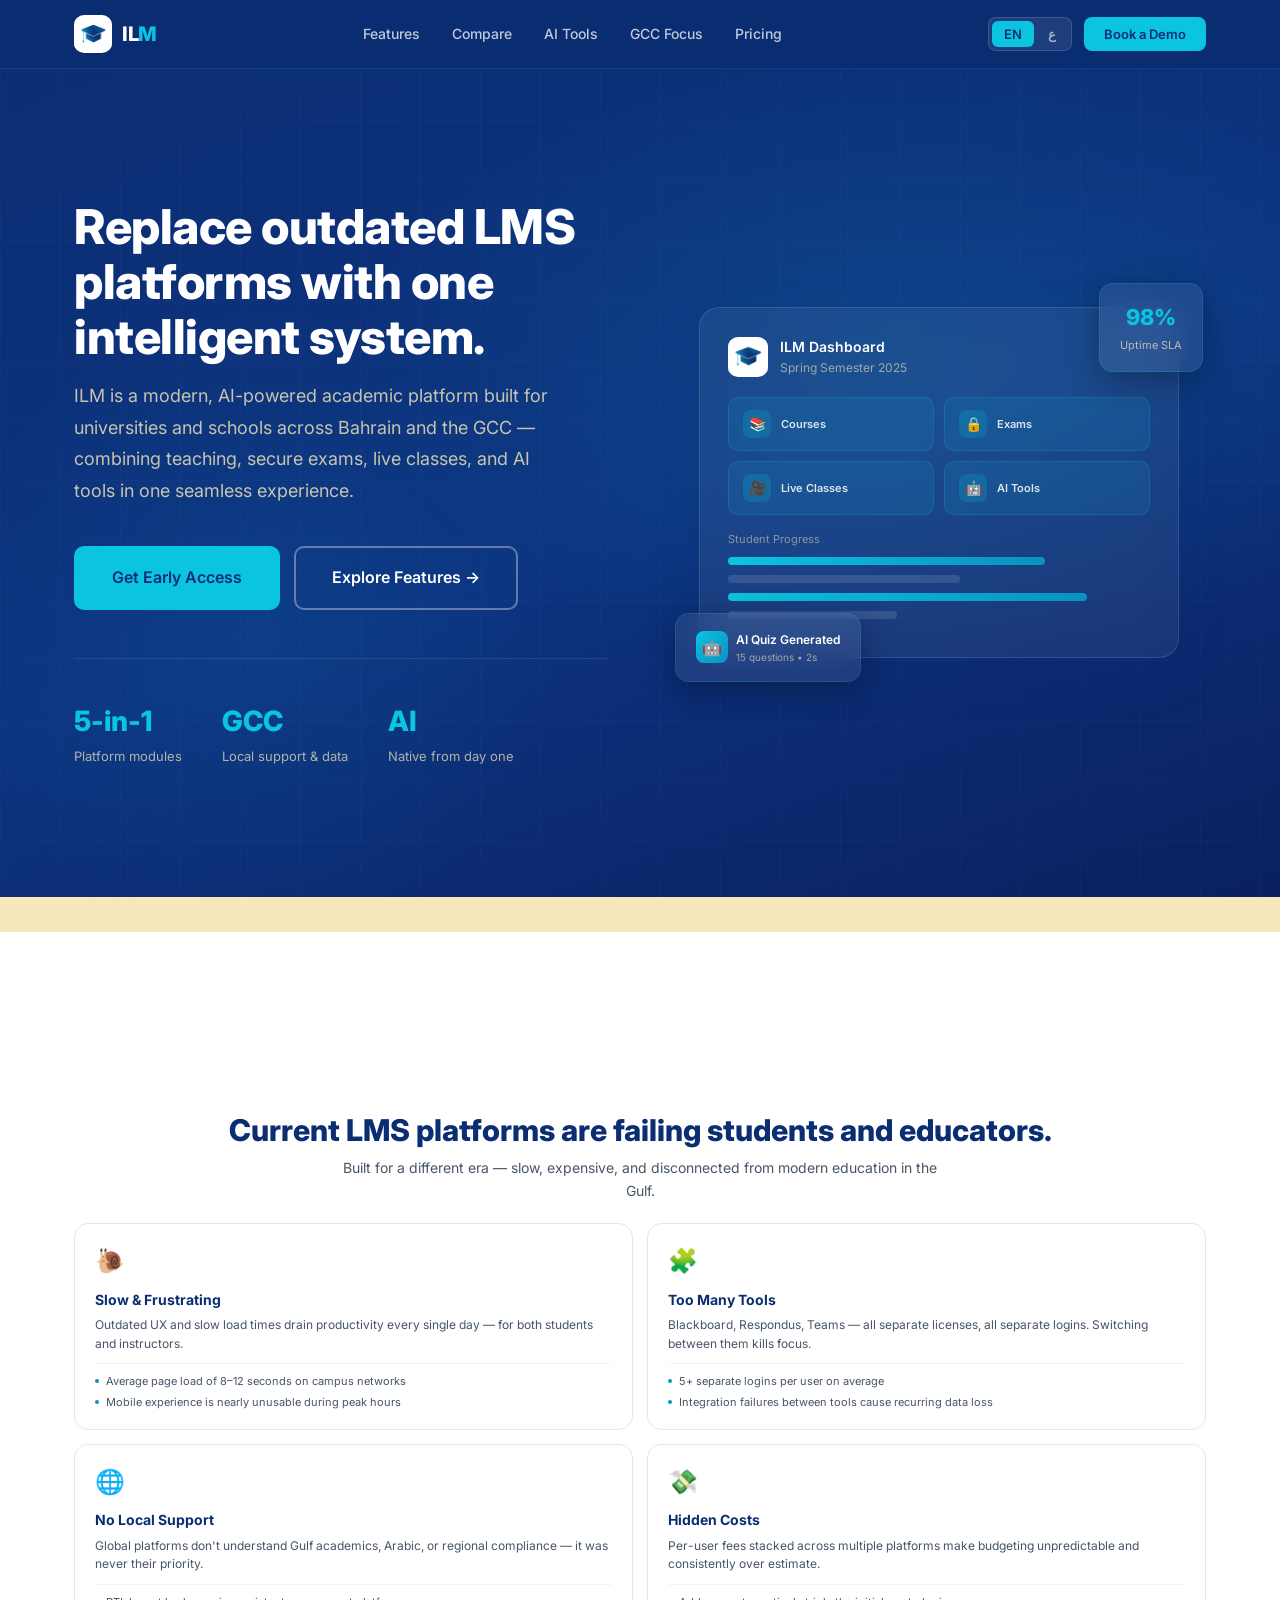
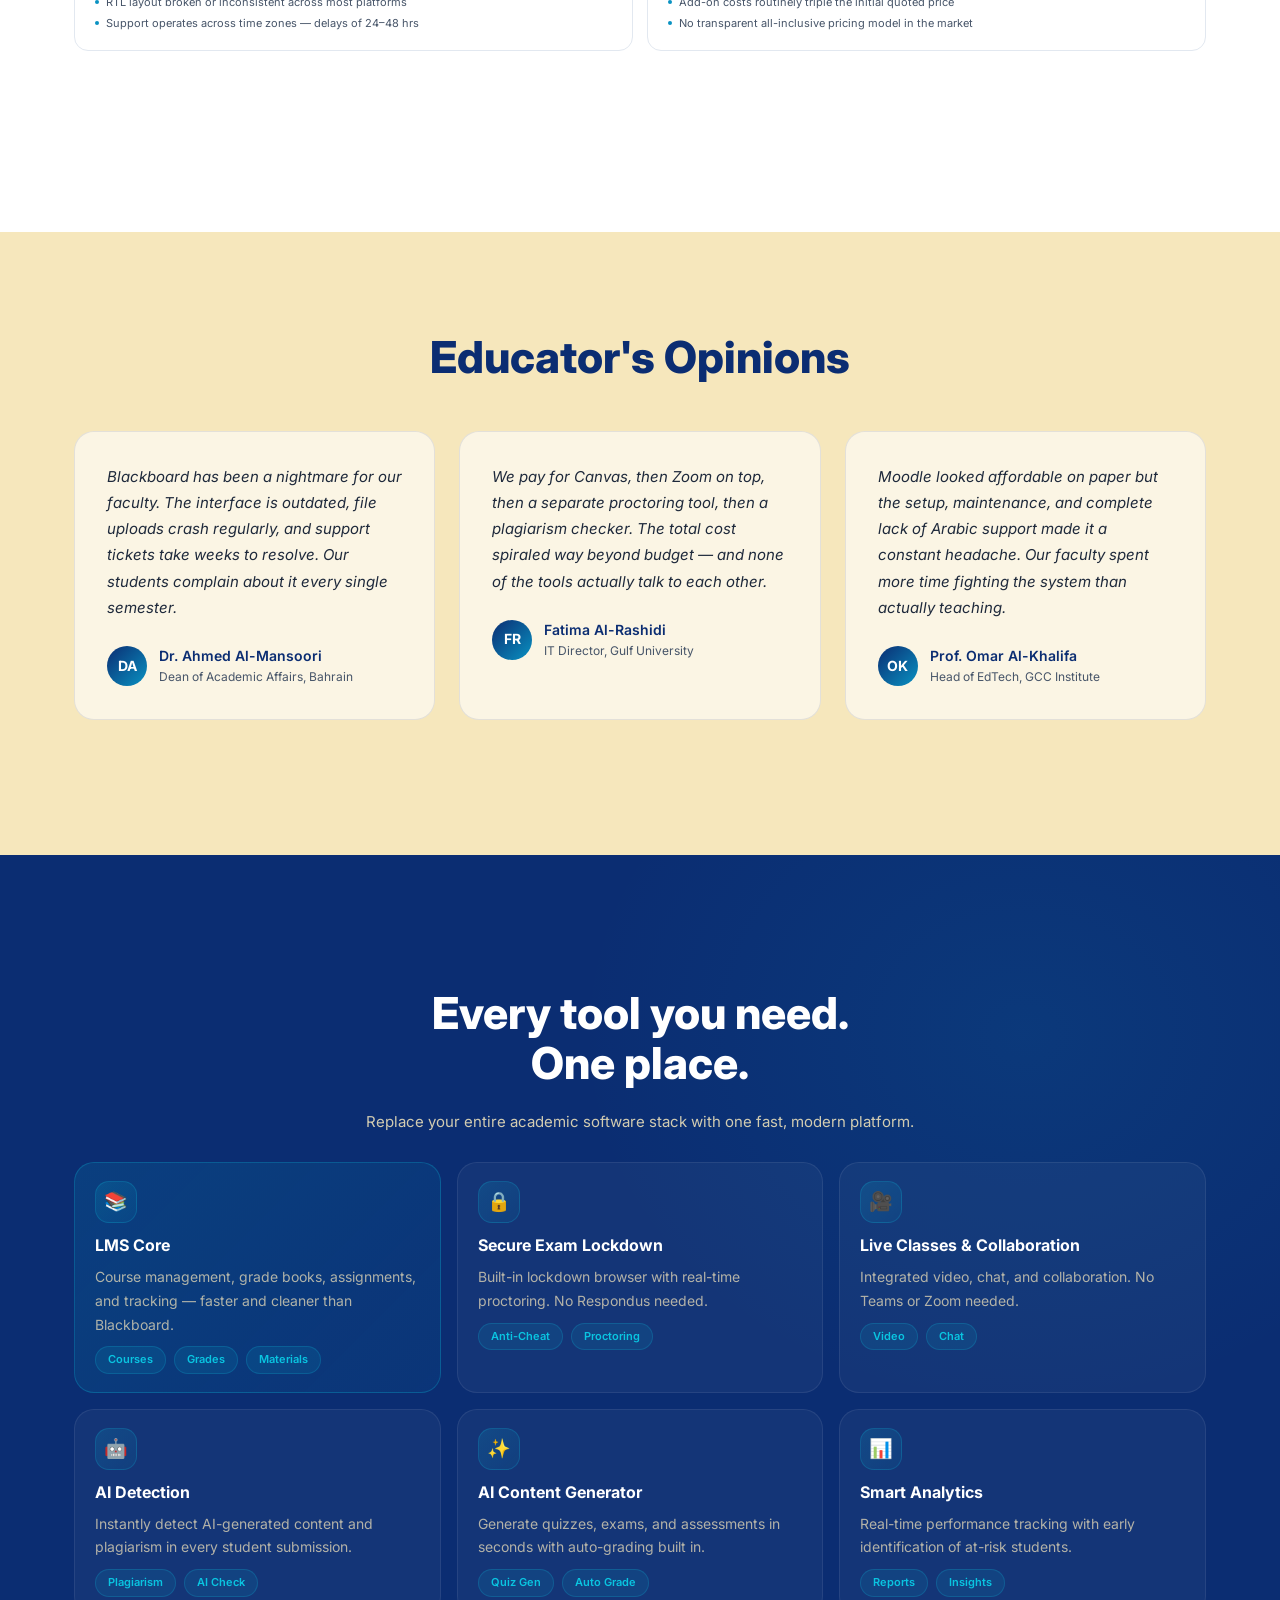
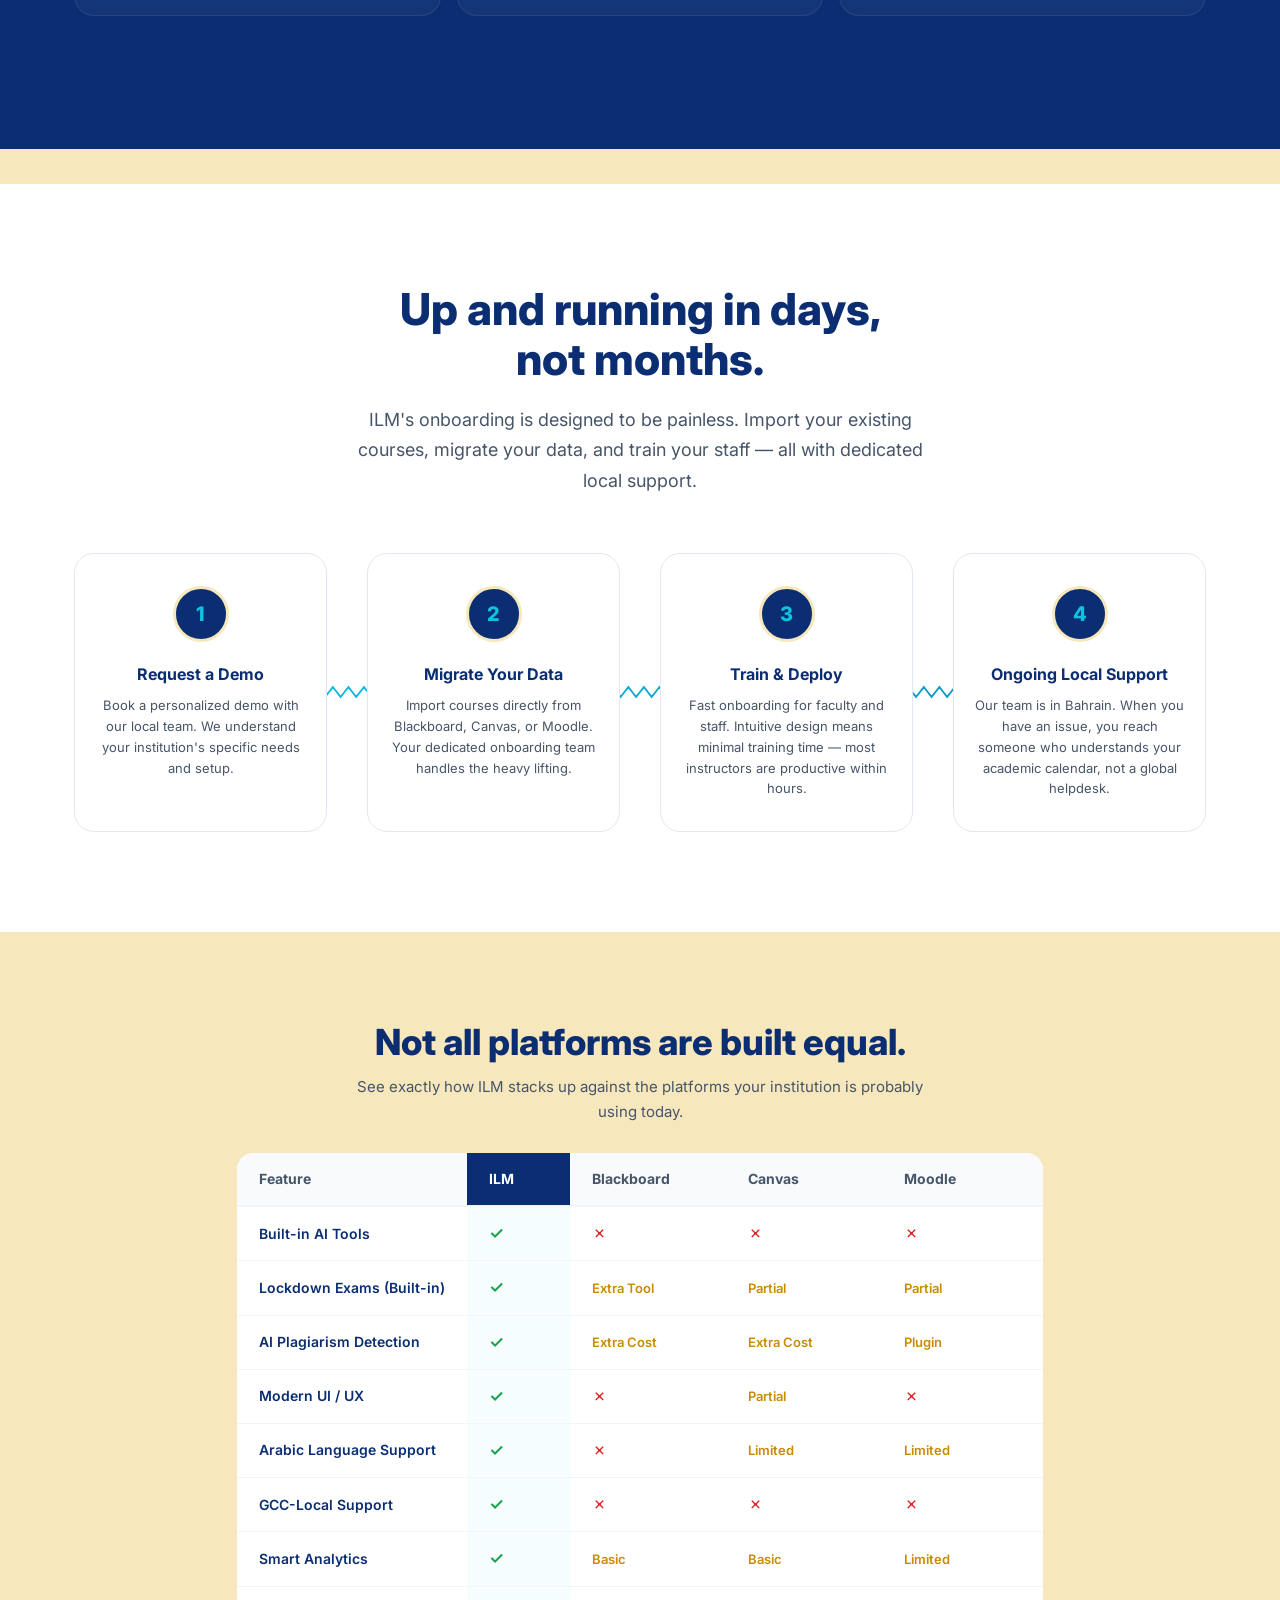
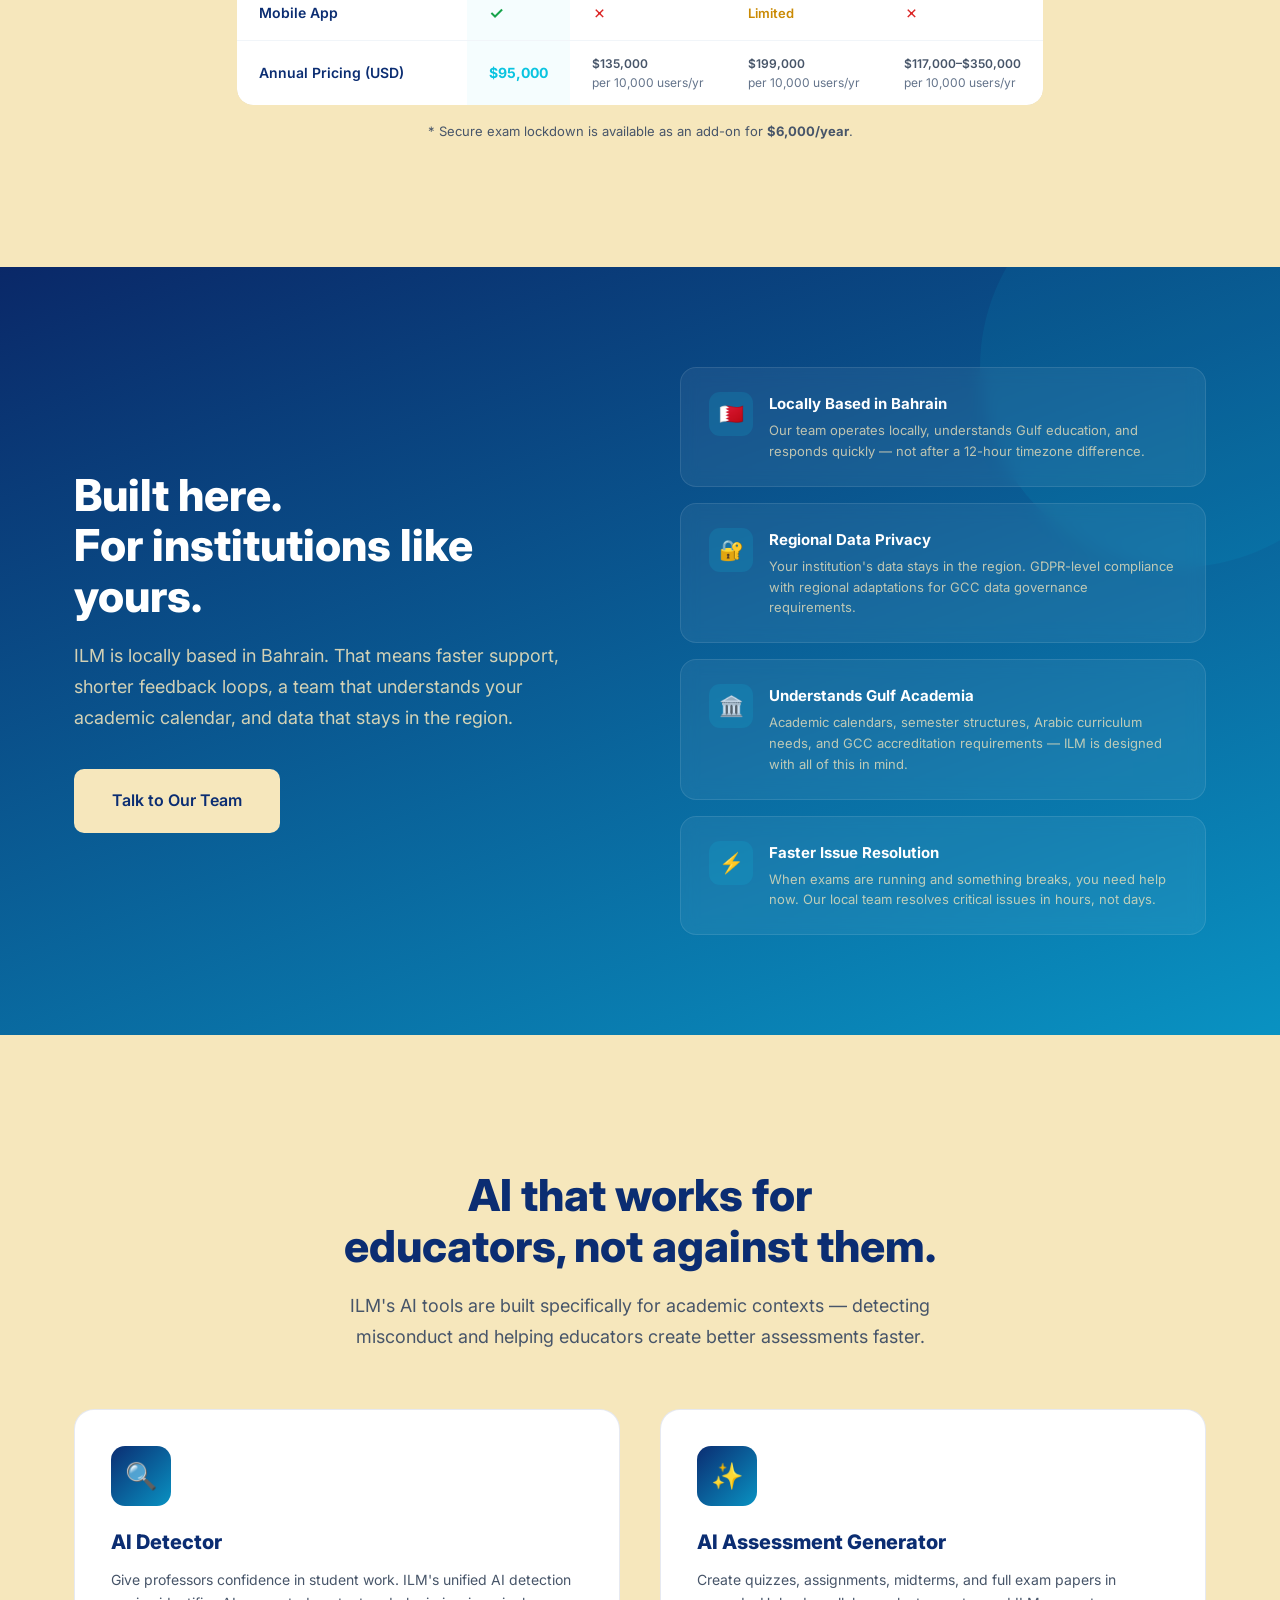
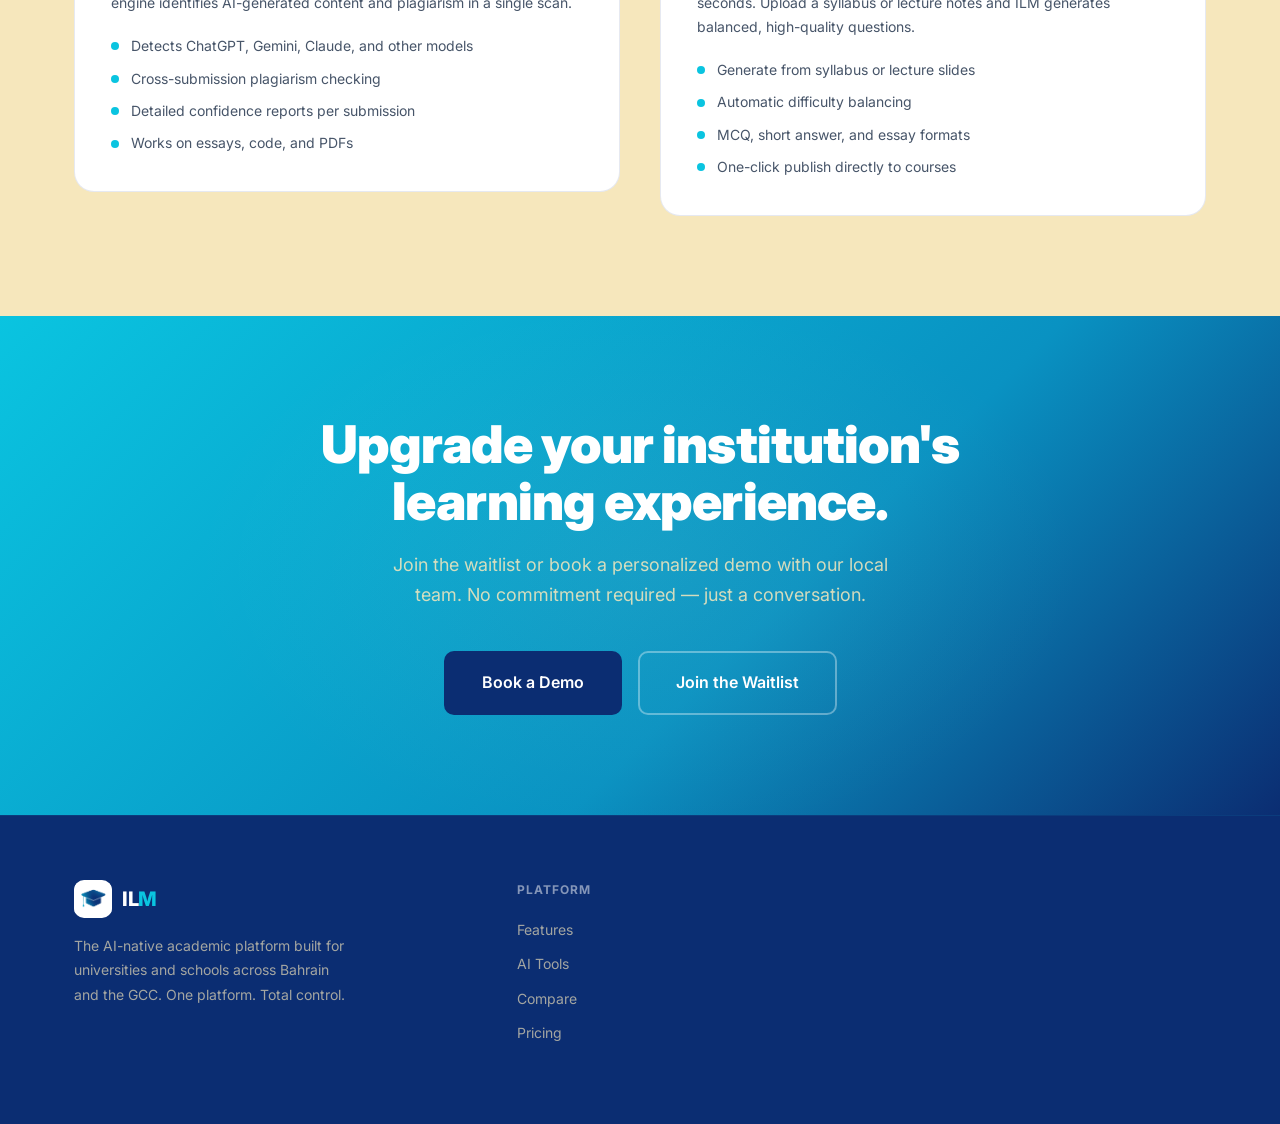
<file: ilm.html>
<!DOCTYPE html>
<html lang="en" dir="ltr">
<head>
  <meta charset="UTF-8" />
  <meta name="viewport" content="width=device-width, initial-scale=1.0" />
  <title>ILM — The Future of Learning Platforms</title>
  <link rel="preconnect" href="https://fonts.googleapis.com" />
  <link rel="preconnect" href="https://fonts.gstatic.com" crossorigin />
  <link href="https://fonts.googleapis.com/css2?family=Inter:wght@300;400;500;600;700;800;900&family=Cairo:wght@300;400;500;600;700;800;900&display=swap" rel="stylesheet" />
  <style>
    /* ─── CSS Custom Properties ─────────────────────────────────── */
    :root {
      --navy:   #0B2D72;
      --blue:   #0992C2;
      --cyan:   #0AC4E0;
      --cream:  #F6E7BC;
      --white:  #FFFFFF;
      --gray-50: #F8FAFC;
      --gray-100: #F1F5F9;
      --gray-200: #E2E8F0;
      --gray-600: #475569;
      --gray-800: #1E293B;
      --font-en: 'Inter', sans-serif;
      --font-ar: 'Cairo', sans-serif;
      --radius: 16px;
      --radius-sm: 8px;
      --shadow: 0 4px 24px rgba(11,45,114,0.12);
      --shadow-lg: 0 16px 48px rgba(11,45,114,0.18);
      --transition: 0.25s cubic-bezier(0.4,0,0.2,1);
    }

    /* ─── Reset & Base ───────────────────────────────────────────── */
    *, *::before, *::after { box-sizing: border-box; margin: 0; padding: 0; }
    html { scroll-behavior: smooth; }
    body {
      font-family: var(--font-en);
      background: var(--white);
      color: var(--gray-800);
      line-height: 1.6;
      overflow-x: hidden;
    }
    body[lang="ar"] {
      font-family: var(--font-ar);
      direction: rtl;
    }
    img { max-width: 100%; display: block; }
    a { text-decoration: none; color: inherit; }
    ul { list-style: none; }
    .en-text { display: block; }
    .ar-text { display: none; }
    body[lang="ar"] .en-text { display: none; }
    body[lang="ar"] .ar-text { display: block; }

    /* ─── Utility ────────────────────────────────────────────────── */
    .container { max-width: 1180px; margin: 0 auto; padding: 0 24px; }
    .section { padding: 100px 0; }
    .section-sm { padding: 64px 0; }
    .badge {
      display: inline-flex; align-items: center; gap: 6px;
      background: rgba(10,196,224,0.12);
      color: var(--cyan);
      border: 1px solid rgba(10,196,224,0.3);
      padding: 6px 16px; border-radius: 999px;
      font-size: 13px; font-weight: 600; letter-spacing: 0.4px;
      text-transform: uppercase;
    }
    .badge-dot {
      width: 6px; height: 6px; border-radius: 50%;
      background: var(--cyan); animation: pulse 2s infinite;
    }
    @keyframes pulse {
      0%,100% { opacity:1; transform:scale(1); }
      50% { opacity:0.5; transform:scale(1.4); }
    }
    .section-label {
      font-size: 12px; font-weight: 700; letter-spacing: 1.5px;
      text-transform: uppercase; color: var(--cyan); margin-bottom: 12px;
    }
    .section-title {
      font-size: clamp(28px,4vw,44px); font-weight: 800;
      line-height: 1.15; color: var(--navy); margin-bottom: 20px;
    }
    .section-title.light { color: var(--white); }
    .section-sub {
      font-size: 18px; color: var(--gray-600); max-width: 600px;
      line-height: 1.7;
    }
    .section-sub.light { color: rgba(246,231,188,0.85); }
    .text-center { text-align: center; }
    .text-center .section-sub { margin: 0 auto; }
    .grid-2 { display: grid; grid-template-columns: 1fr 1fr; gap: 32px; }
    .grid-3 { display: grid; grid-template-columns: repeat(3,1fr); gap: 28px; }
    .flex-center { display: flex; align-items: center; justify-content: center; }
    .flex-between { display: flex; align-items: center; justify-content: space-between; }
    .gap-4 { gap: 16px; }
    .gap-3 { gap: 12px; }

    /* ─── Buttons ────────────────────────────────────────────────── */
    .btn {
      display: inline-flex; align-items: center; gap: 8px;
      padding: 14px 28px; border-radius: var(--radius-sm);
      font-size: 15px; font-weight: 600; cursor: pointer;
      transition: all var(--transition); border: 2px solid transparent;
      white-space: nowrap; font-family: inherit;
    }
    .btn-primary {
      background: var(--cyan); color: var(--navy);
    }
    .btn-primary:hover {
      background: #08afc9; transform: translateY(-2px);
      box-shadow: 0 8px 24px rgba(10,196,224,0.4);
    }
    .btn-outline {
      background: transparent; color: var(--white);
      border-color: rgba(255,255,255,0.35);
    }
    .btn-outline:hover {
      border-color: var(--cyan); color: var(--cyan);
      background: rgba(10,196,224,0.08);
    }
    .btn-navy {
      background: var(--navy); color: var(--white);
    }
    .btn-navy:hover {
      background: #0a2560; transform: translateY(-2px);
      box-shadow: 0 8px 24px rgba(11,45,114,0.35);
    }
    .btn-cream {
      background: var(--cream); color: var(--navy);
    }
    .btn-cream:hover {
      background: #eeda9d; transform: translateY(-2px);
      box-shadow: 0 8px 24px rgba(246,231,188,0.4);
    }
    .btn-lg { padding: 17px 36px; font-size: 16px; border-radius: 10px; }
    .btn-group { display: flex; gap: 14px; flex-wrap: wrap; }

    /* ─── Navbar ─────────────────────────────────────────────────── */
    .navbar {
      position: fixed; top: 0; left: 0; right: 0; z-index: 999;
      background: rgba(11,45,114,0.96);
      backdrop-filter: blur(12px);
      border-bottom: 1px solid rgba(10,196,224,0.12);
      transition: all var(--transition);
    }
    .navbar.scrolled {
      background: rgba(11,45,114,0.99);
      box-shadow: 0 4px 24px rgba(0,0,0,0.25);
    }
    .nav-inner {
      display: flex; align-items: center; justify-content: space-between;
      height: 68px;
    }
    .nav-logo {
      display: flex; align-items: center; gap: 10px;
    }
    .nav-logo-mark {
      width: 38px; height: 38px; border-radius: 10px;
      background: var(--white);
      display: flex; align-items: center; justify-content: center;
      overflow: hidden; flex-shrink: 0;
    }
    .nav-logo-mark img {
      width: 100%; height: 100%; object-fit: contain;
    }
    .nav-logo-text {
      font-size: 20px; font-weight: 800; color: var(--white);
      letter-spacing: -0.3px;
    }
    .nav-logo-text span { color: var(--cyan); }
    .nav-links {
      display: flex; align-items: center; gap: 32px;
    }
    .nav-links a {
      color: rgba(255,255,255,0.75); font-size: 14px; font-weight: 500;
      transition: color var(--transition); position: relative;
    }
    .nav-links a::after {
      content: ''; position: absolute; bottom: -4px; left: 0; right: 0;
      height: 2px; background: var(--cyan); transform: scaleX(0);
      transition: transform var(--transition); border-radius: 2px;
    }
    .nav-links a:hover { color: var(--white); }
    .nav-links a:hover::after { transform: scaleX(1); }
    .nav-actions { display: flex; align-items: center; gap: 12px; }
    .lang-toggle {
      display: flex; align-items: center; gap: 2px;
      background: rgba(255,255,255,0.08);
      border: 1px solid rgba(255,255,255,0.15);
      border-radius: 8px; padding: 3px;
    }
    .lang-btn {
      padding: 5px 12px; border-radius: 6px; font-size: 13px;
      font-weight: 600; cursor: pointer; border: none;
      background: transparent; color: rgba(255,255,255,0.6);
      transition: all var(--transition); font-family: inherit;
    }
    .lang-btn.active {
      background: var(--cyan); color: var(--navy);
    }
    .nav-demo-btn {
      padding: 9px 20px; border-radius: 8px; font-size: 13px;
      font-weight: 600; background: var(--cyan); color: var(--navy);
      border: none; cursor: pointer; font-family: inherit;
      transition: all var(--transition);
    }
    .nav-demo-btn:hover {
      background: #08afc9; transform: translateY(-1px);
    }
    .hamburger {
      display: none; flex-direction: column; gap: 5px;
      cursor: pointer; padding: 4px; background: none; border: none;
    }
    .hamburger span {
      display: block; width: 24px; height: 2px;
      background: var(--white); border-radius: 2px;
      transition: all var(--transition);
    }

    /* ─── Hero ───────────────────────────────────────────────────── */
    .hero {
      background: linear-gradient(160deg, var(--navy) 0%, #0d3480 55%, #0a2060 100%);
      min-height: 100vh; display: flex; align-items: center;
      padding-top: 68px; position: relative; overflow: hidden;
      border-bottom: 3px solid var(--cream);
    }
    .hero::before {
      content: ''; position: absolute; inset: 0;
      background:
        radial-gradient(ellipse 60% 50% at 70% 40%, rgba(10,196,224,0.12) 0%, transparent 70%),
        radial-gradient(ellipse 40% 60% at 20% 70%, rgba(9,146,194,0.1) 0%, transparent 60%);
    }
    .hero-grid {
      position: absolute; inset: 0; opacity: 0.04;
      background-image:
        linear-gradient(rgba(255,255,255,0.5) 1px, transparent 1px),
        linear-gradient(90deg, rgba(255,255,255,0.5) 1px, transparent 1px);
      background-size: 60px 60px;
    }
    .hero-inner {
      position: relative; z-index: 3;
      display: grid; grid-template-columns: 1fr 1fr;
      gap: 64px; align-items: center; padding: 80px 0 80px;
    }
    .hero-content {}
    .hero-badge { margin-bottom: 28px; }
    .hero-title {
      font-size: clamp(28px, 3.8vw, 48px); font-weight: 800;
      line-height: 1.15; color: var(--white); margin-bottom: 16px;
      letter-spacing: -0.5px;
    }
    .hero-sub {
      font-size: 18px; color: rgba(246,231,188,0.8);
      line-height: 1.75; margin-bottom: 40px; max-width: 480px;
    }
    .hero-stats {
      display: flex; gap: 40px; margin-top: 48px;
      padding-top: 40px; border-top: 1px solid rgba(255,255,255,0.1);
    }
    .hero-stat {}
    .hero-stat-value {
      font-size: 28px; font-weight: 800; color: var(--cyan);
    }
    .hero-stat-label {
      font-size: 13px; color: rgba(246,231,188,0.7); margin-top: 2px;
    }
    .hero-visual {
      position: relative; display: flex; justify-content: center;
    }
    .hero-card-stack {
      position: relative; width: 100%; max-width: 480px;
    }
    .mock-card {
      background: rgba(255,255,255,0.06);
      backdrop-filter: blur(16px);
      border: 1px solid rgba(255,255,255,0.12);
      border-radius: 20px; padding: 28px;
      box-shadow: var(--shadow-lg);
    }
    .mock-card-main {
      position: relative; z-index: 2;
    }
    .mock-card-float {
      position: absolute; z-index: 3;
      background: rgba(255,255,255,0.08);
      backdrop-filter: blur(12px);
      border: 1px solid rgba(10,196,224,0.2);
      border-radius: 14px; padding: 16px 20px;
      box-shadow: 0 8px 32px rgba(0,0,0,0.3);
      animation: float 4s ease-in-out infinite;
    }
    @keyframes float {
      0%,100% { transform: translateY(0); }
      50% { transform: translateY(-8px); }
    }
    .mock-card-float.top-right {
      top: -24px; right: -24px; animation-delay: 0s;
    }
    .mock-card-float.bottom-left {
      bottom: -24px; left: -24px; animation-delay: 2s;
    }
    .mock-header {
      display: flex; align-items: center; gap: 12px; margin-bottom: 20px;
    }
    .mock-avatar {
      width: 40px; height: 40px; border-radius: 10px;
      background: var(--white);
      overflow: hidden; flex-shrink: 0;
    }
    .mock-avatar img {
      width: 100%; height: 100%; object-fit: contain;
    }
    .mock-title { font-size: 14px; font-weight: 600; color: var(--white); }
    .mock-sub { font-size: 12px; color: rgba(246,231,188,0.6); }
    .mock-bars { display: flex; flex-direction: column; gap: 10px; }
    .mock-bar {
      height: 8px; border-radius: 4px;
      background: rgba(255,255,255,0.12);
    }
    .mock-bar.fill-cyan { background: linear-gradient(90deg,var(--cyan),var(--blue)); }
    .mock-bar.fill-75 { width: 75%; }
    .mock-bar.fill-55 { width: 55%; }
    .mock-bar.fill-85 { width: 85%; }
    .mock-bar.fill-40 { width: 40%; }
    .mock-modules {
      display: grid; grid-template-columns: 1fr 1fr; gap: 10px; margin-bottom: 16px;
    }
    .mock-module {
      background: rgba(10,196,224,0.1); border: 1px solid rgba(10,196,224,0.2);
      border-radius: 10px; padding: 12px 14px;
      display: flex; align-items: center; gap: 10px;
    }
    .mock-module-icon {
      width: 28px; height: 28px; border-radius: 7px;
      background: rgba(10,196,224,0.2); display: flex;
      align-items: center; justify-content: center; font-size: 14px;
    }
    .mock-module-label { font-size: 11px; font-weight: 600; color: rgba(255,255,255,0.85); }
    .float-stat { text-align: center; }
    .float-stat-value { font-size: 22px; font-weight: 800; color: var(--cyan); }
    .float-stat-label { font-size: 11px; color: rgba(246,231,188,0.7); margin-top: 2px; }
    .float-badge {
      display: flex; align-items: center; gap: 8px;
    }
    .float-badge-icon {
      width: 32px; height: 32px; border-radius: 8px;
      background: linear-gradient(135deg,var(--cyan),var(--blue));
      display: flex; align-items: center; justify-content: center; font-size: 16px;
    }
    .float-badge-text { font-size: 12px; font-weight: 600; color: var(--white); }
    .float-badge-sub { font-size: 10px; color: rgba(246,231,188,0.6); }

    /* ─── Section Belt Divider ──────────────────────────────────── */
    .cream-band { height: 32px; background: var(--cream); }


    /* ─── Logos Bar ─────────────────────────────────────────────── */
    .logos-bar {
      background: var(--cream);
      padding: 28px 0;
      border-top: 1px solid rgba(11,45,114,0.08);
    }
    .logos-label {
      font-size: 12px; font-weight: 600; text-transform: uppercase;
      letter-spacing: 1.2px; color: var(--navy); opacity: 0.5;
      text-align: center; margin-bottom: 20px;
    }
    .logos-track {
      display: flex; align-items: center; justify-content: center;
      gap: 48px; flex-wrap: wrap;
    }
    .logo-pill {
      display: flex; align-items: center; gap: 10px;
      background: rgba(11,45,114,0.06); border: 1px solid rgba(11,45,114,0.1);
      padding: 10px 22px; border-radius: 999px;
      font-weight: 700; font-size: 14px; color: var(--navy); opacity: 0.7;
    }
    .logo-pill-dot {
      width: 8px; height: 8px; border-radius: 50%;
      background: var(--blue);
    }

    /* ─── Problem Section ───────────────────────────────────────── */
    .problem { background: var(--white); position: relative; }
    .problem.section {
      padding: 0; min-height: 100vh;
      display: flex; flex-direction: column; justify-content: center;
    }
    .problem-header { text-align: center; margin-bottom: 20px; }
    .problem .section-title { font-size: clamp(20px, 2.8vw, 30px); margin-bottom: 8px; }
    .problem .section-sub { font-size: 14px; }
    .problem-cards-grid {
      display: grid; grid-template-columns: 1fr 1fr; gap: 14px;
    }
    .problem-card {
      border: 1px solid var(--gray-200); border-radius: 14px;
      padding: 18px 20px; background: var(--white);
      transition: all var(--transition); position: relative; overflow: hidden;
    }
    .problem-card::after {
      content: ''; position: absolute; top: 0; left: 0; right: 0;
      height: 3px; background: linear-gradient(90deg, var(--navy), var(--blue));
      transform: scaleX(0); transition: transform var(--transition);
      transform-origin: left;
    }
    .problem-card:hover::after { transform: scaleX(1); }
    .problem-card:hover {
      border-color: rgba(9,146,194,0.25);
      box-shadow: 0 8px 32px rgba(11,45,114,0.09);
      transform: translateY(-3px);
    }
    .problem-card-icon { font-size: 24px; margin-bottom: 8px; }
    .problem-card-title { font-size: 14px; font-weight: 700; color: var(--navy); margin-bottom: 5px; }
    .problem-card-text { font-size: 12px; color: var(--gray-600); line-height: 1.55; margin-bottom: 10px; }
    .problem-card-bullets {
      display: flex; flex-direction: column; gap: 5px;
      padding-top: 10px; border-top: 1px solid var(--gray-100);
    }
    .problem-card-bullet {
      display: flex; align-items: flex-start; gap: 7px;
      font-size: 11px; color: var(--gray-600); line-height: 1.45;
    }
    .problem-card-bullet::before {
      content: ''; width: 4px; height: 4px; border-radius: 50%;
      background: var(--blue); flex-shrink: 0; margin-top: 5px;
    }
    /* ─── Features Section ──────────────────────────────────────── */
    .features { background: var(--navy); overflow: hidden; position: relative;
      border-top: 3px solid var(--cream); border-bottom: 3px solid var(--cream); }
    .features::before {
      content: ''; position: absolute; inset: 0;
      background: radial-gradient(ellipse 50% 60% at 80% 20%, rgba(10,196,224,0.08) 0%, transparent 70%);
    }
    .features-grid {
      display: grid;
      grid-template-columns: repeat(3, 1fr);
      gap: 24px; position: relative; z-index: 1;
    }
    .feature-card {
      background: rgba(255,255,255,0.04);
      border: 1px solid rgba(255,255,255,0.08);
      border-radius: 20px; padding: 32px;
      transition: all var(--transition); cursor: default;
    }
    .feature-card:hover {
      background: rgba(10,196,224,0.06);
      border-color: rgba(10,196,224,0.2);
      transform: translateY(-4px);
      box-shadow: 0 16px 40px rgba(0,0,0,0.2);
    }
    .feature-card.featured {
      background: linear-gradient(135deg, rgba(10,196,224,0.12), rgba(9,146,194,0.08));
      border-color: rgba(10,196,224,0.25);
      grid-column: span 1;
    }
    .feature-icon {
      width: 56px; height: 56px; border-radius: 14px; margin-bottom: 20px;
      display: flex; align-items: center; justify-content: center; font-size: 24px;
      background: linear-gradient(135deg, rgba(10,196,224,0.15), rgba(9,146,194,0.1));
      border: 1px solid rgba(10,196,224,0.2);
    }
    .feature-title { font-size: 18px; font-weight: 700; color: var(--white); margin-bottom: 10px; }
    .feature-text { font-size: 14px; color: rgba(246,231,188,0.7); line-height: 1.7; }
    .feature-tags { display: flex; flex-wrap: wrap; gap: 8px; margin-top: 16px; }
    .feature-tag {
      background: rgba(10,196,224,0.1); border: 1px solid rgba(10,196,224,0.2);
      color: var(--cyan); padding: 4px 12px; border-radius: 999px;
      font-size: 11px; font-weight: 600;
    }
    .features-top-row { grid-column: 1 / -1; display: grid; grid-template-columns: repeat(3,1fr); gap: 24px; }

    /* ─── Features: full-viewport compact layout ─────────────── */
    .features.section {
      padding: 40px 0;
      min-height: 100vh;
      display: flex;
      flex-direction: column;
      justify-content: center;
    }
    .features .features-grid { gap: 16px; }
    .features .feature-card { padding: 18px 20px; }
    .features .feature-icon { width: 42px; height: 42px; font-size: 19px; margin-bottom: 10px; }
    .features .feature-title { font-size: 16px; margin-bottom: 6px; }
    .features .feature-tags { margin-top: 10px; }
    .features .section-sub { font-size: 15px; }

    /* ─── Comparison ────────────────────────────────────────────── */
    .comparison { background: var(--cream); }
    .comparison-table-wrap { overflow-x: auto; margin-top: 48px; border-radius: var(--radius); }
    .comparison-table {
      width: 100%; border-collapse: collapse;
      background: var(--white); border-radius: var(--radius);
      overflow: hidden; box-shadow: var(--shadow);
    }
    .comparison-table th {
      padding: 20px 24px; text-align: left; font-size: 14px;
      font-weight: 700; border-bottom: 2px solid var(--gray-100);
    }
    body[lang="ar"] .comparison-table th,
    body[lang="ar"] .comparison-table td { text-align: right; }
    .comparison-table th.highlight { background: var(--navy); color: var(--white); }
    .comparison-table th.regular { background: var(--gray-50); color: var(--gray-600); }
    .comparison-table td {
      padding: 18px 24px; font-size: 14px; color: var(--gray-600);
      border-bottom: 1px solid var(--gray-100);
    }
    .comparison-table td.feature-name { font-weight: 600; color: var(--navy); }
    .comparison-table td.ilm-col { background: rgba(10,196,224,0.04); font-weight: 600; }
    .comparison-table tr:last-child td { border-bottom: none; }
    .comparison-table tr:hover td { background: rgba(11,45,114,0.02); }
    .comparison-table tr:hover td.ilm-col { background: rgba(10,196,224,0.06); }
    .check { color: #16A34A; font-size: 18px; }
    .cross { color: #DC2626; font-size: 18px; }
    .partial { color: #CA8A04; font-size: 14px; font-weight: 600; }

    /* ─── Falling Leaves ────────────────────────────────────── */
    @keyframes leaf-fall {
      0%   { transform: translateY(-60px) translateX(0px)   rotate(0deg);   opacity: 0; }
      10%  { opacity: 0.65; }
      25%  { transform: translateY(25vh)  translateX(28px)  rotate(90deg); }
      50%  { transform: translateY(50vh)  translateX(-18px) rotate(195deg); }
      75%  { transform: translateY(75vh)  translateX(22px)  rotate(275deg); }
      90%  { opacity: 0.5; }
      100% { transform: translateY(108vh) translateX(0px)   rotate(360deg); opacity: 0; }
    }
    .falling-leaf {
      position: absolute;
      pointer-events: none;
      z-index: 0;
      border-radius: 0 60% 0 60%;
      opacity: 0;
      animation: leaf-fall linear infinite;
    }

    /* ─── Comparison: full-viewport layout ──────────────────── */
    .comparison.section {
      padding: 52px 0;
      min-height: 100vh;
      display: flex;
      flex-direction: column;
      justify-content: center;
      position: relative;
      overflow: hidden;
    }
    .comparison .container { position: relative; z-index: 2; }
    .comparison .section-title { font-size: clamp(22px, 3vw, 36px); margin-bottom: 10px; }
    .comparison .section-sub { font-size: 15px; margin-bottom: 0; }
    .comparison .comparison-table-wrap { margin-top: 28px; }
    .comparison .comparison-table th { padding: 15px 22px; font-size: 14px; }
    .comparison .comparison-table td { padding: 13px 22px; font-size: 14px; }
    .comparison .check { font-size: 17px; }
    .comparison .cross { font-size: 17px; }
    .comparison .partial { font-size: 13px; }

    /* ─── Solution / How It Works ───────────────────────────────── */
    .solution { background: var(--white); position: relative; }
    .solution-steps {
      display: grid; grid-template-columns: repeat(4,1fr); gap: 40px;
      margin-top: 56px; position: relative;
    }
    .solution-steps::before { display: none; }
    .steps-zigzag {
      position: absolute; top: 50%; left: 80px;
      transform: translateY(-50%);
      width: calc(100% - 160px); height: 10px;
      z-index: 0; overflow: visible;
    }
    .step-card {
      position: relative; z-index: 1; text-align: center; padding: 32px 20px;
      background: var(--white); border: 1px solid var(--gray-200);
      border-radius: 20px; transition: all var(--transition);
    }
    .step-card:hover {
      border-color: var(--cyan); transform: translateY(-4px);
      box-shadow: var(--shadow);
    }
    .step-number {
      width: 56px; height: 56px; border-radius: 50%; margin: 0 auto 20px;
      display: flex; align-items: center; justify-content: center;
      background: var(--navy); color: var(--cyan);
      font-size: 20px; font-weight: 800; border: 3px solid var(--cream);
    }
    .step-title { font-size: 16px; font-weight: 700; color: var(--navy); margin-bottom: 8px; }
    .step-text { font-size: 13px; color: var(--gray-600); line-height: 1.6; }

    /* ─── Local Trust ───────────────────────────────────────────── */
    .local-trust {
      background: linear-gradient(160deg, #0a2868 0%, var(--blue) 100%);
      position: relative; overflow: hidden;
      border-top: 3px solid var(--cream); border-bottom: 3px solid var(--cream);
    }
    .local-trust::before {
      content: ''; position: absolute;
      top: -100px; right: -100px; width: 400px; height: 400px;
      border-radius: 50%; background: rgba(10,196,224,0.08);
    }
    .trust-grid {
      display: grid; grid-template-columns: 1fr 1fr; gap: 80px;
      align-items: center;
    }
    .trust-cards { display: flex; flex-direction: column; gap: 16px; }
    .trust-card {
      background: rgba(255,255,255,0.06);
      backdrop-filter: blur(8px);
      border: 1px solid rgba(255,255,255,0.1);
      border-radius: var(--radius); padding: 24px 28px;
      display: flex; align-items: flex-start; gap: 16px;
      transition: all var(--transition);
    }
    .trust-card:hover {
      border-color: rgba(10,196,224,0.3);
      background: rgba(255,255,255,0.09);
    }
    .trust-card-icon {
      width: 44px; height: 44px; border-radius: 11px; flex-shrink: 0;
      background: rgba(10,196,224,0.15); display: flex;
      align-items: center; justify-content: center; font-size: 20px;
    }
    .trust-card-title { font-size: 15px; font-weight: 700; color: var(--white); margin-bottom: 4px; }
    .trust-card-text { font-size: 13px; color: rgba(246,231,188,0.75); line-height: 1.6; }

    /* ─── AI Tools ──────────────────────────────────────────────── */
    .ai-tools { background: var(--cream); }
    .ai-grid { display: grid; grid-template-columns: 1fr 1fr; gap: 40px; margin-top: 56px; align-items: start; }
    .ai-tool-card {
      background: var(--white); border: 1px solid rgba(11,45,114,0.1);
      border-radius: 20px; padding: 36px; transition: all var(--transition);
    }
    .ai-tool-card:hover {
      border-color: var(--blue); transform: translateY(-4px);
      box-shadow: var(--shadow-lg);
    }
    .ai-tool-icon {
      width: 60px; height: 60px; border-radius: 14px; margin-bottom: 20px;
      background: linear-gradient(135deg, var(--navy), var(--blue));
      display: flex; align-items: center; justify-content: center; font-size: 26px;
    }
    .ai-tool-title { font-size: 20px; font-weight: 800; color: var(--navy); margin-bottom: 10px; }
    .ai-tool-text { font-size: 14px; color: var(--gray-600); line-height: 1.7; margin-bottom: 20px; }
    .ai-feature-list { display: flex; flex-direction: column; gap: 10px; }
    .ai-feature-item {
      display: flex; align-items: center; gap: 12px;
      font-size: 14px; color: var(--gray-600);
    }
    .ai-feature-dot {
      width: 8px; height: 8px; border-radius: 50%; background: var(--cyan); flex-shrink: 0;
    }

    /* ─── Testimonials ──────────────────────────────────────────── */
    .testimonials { background: #F6E7BC; }
    .testimonials-grid {
      display: grid; grid-template-columns: repeat(3,1fr); gap: 24px;
      margin-top: 48px;
    }
    .testimonial-card {
      background: rgba(255,255,255,0.6);
      border: 1px solid rgba(11,45,114,0.1);
      border-radius: 20px; padding: 32px;
      transition: all var(--transition);
    }
    .testimonial-card:hover {
      border-color: rgba(11,45,114,0.25);
      background: rgba(255,255,255,0.85);
      transform: translateY(-3px);
      box-shadow: 0 8px 32px rgba(11,45,114,0.1);
    }
    .testimonial-quote {
      font-size: 32px; color: var(--navy); line-height: 1; margin-bottom: 12px;
    }
    .testimonial-text {
      font-size: 15px; color: var(--gray-800); line-height: 1.75;
      font-style: italic; margin-bottom: 24px;
    }
    .testimonial-author { display: flex; align-items: center; gap: 12px; }
    .testimonial-avatar {
      width: 40px; height: 40px; border-radius: 50%;
      background: linear-gradient(135deg,var(--navy),var(--blue));
      display: flex; align-items: center; justify-content: center;
      font-weight: 700; color: var(--white); font-size: 14px;
    }
    .testimonial-name { font-size: 14px; font-weight: 600; color: var(--navy); }
    .testimonial-role { font-size: 12px; color: var(--gray-600); }
    .testimonials .section-title { color: var(--navy); }

    /* ─── CTA Section ───────────────────────────────────────────── */
    .cta-section {
      background: linear-gradient(135deg, var(--cyan) 0%, var(--blue) 60%, var(--navy) 100%);
      padding: 100px 0; text-align: center; position: relative; overflow: hidden;
    }
    .cta-section::before {
      content: ''; position: absolute; inset: 0;
      background: radial-gradient(ellipse 50% 80% at 50% 50%, rgba(246,231,188,0.06) 0%, transparent 70%);
    }
    .cta-title {
      font-size: clamp(32px,5vw,52px); font-weight: 900; color: var(--white);
      line-height: 1.1; margin-bottom: 20px; letter-spacing: -1px;
      position: relative;
    }
    .cta-sub {
      font-size: 18px; color: rgba(246,231,188,0.85);
      max-width: 520px; margin: 0 auto 40px; line-height: 1.7;
      position: relative;
    }
    .cta-buttons { display: flex; gap: 16px; justify-content: center; flex-wrap: wrap; position: relative; }

    /* ─── Security / Compliance ─────────────────────────────────── */
    .security-bar {
      background: var(--cream); padding: 48px 0;
      border-top: 1px solid rgba(11,45,114,0.08);
    }
    .security-items {
      display: flex; justify-content: center; gap: 56px; flex-wrap: wrap;
    }
    .security-item { display: flex; align-items: center; gap: 12px; }
    .security-item-icon { font-size: 22px; }
    .security-item-text { font-size: 14px; font-weight: 600; color: var(--navy); }

    /* ─── Footer ────────────────────────────────────────────────── */
    .footer {
      background: var(--navy); padding: 64px 0 32px;
      border-top: 1px solid rgba(10,196,224,0.1);
    }
    .footer-grid {
      display: grid; grid-template-columns: 2fr 1fr 1fr 1fr; gap: 48px;
      margin-bottom: 48px;
    }
    .footer-brand-text {
      font-size: 14px; color: rgba(246,231,188,0.65); line-height: 1.75;
      margin-top: 16px; max-width: 280px;
    }
    .footer-col-title {
      font-size: 12px; font-weight: 700; letter-spacing: 1px;
      text-transform: uppercase; color: rgba(255,255,255,0.5); margin-bottom: 20px;
    }
    .footer-links { display: flex; flex-direction: column; gap: 12px; }
    .footer-links a {
      font-size: 14px; color: rgba(246,231,188,0.65); transition: color var(--transition);
    }
    .footer-links a:hover { color: var(--cyan); }
    .footer-bottom {
      border-top: 1px solid rgba(255,255,255,0.08);
      padding-top: 28px; display: flex; align-items: center;
      justify-content: space-between;
    }
    .footer-copy { font-size: 13px; color: rgba(246,231,188,0.4); }
    .footer-socials { display: flex; gap: 12px; }
    .social-btn {
      width: 36px; height: 36px; border-radius: 8px;
      background: rgba(255,255,255,0.06); border: 1px solid rgba(255,255,255,0.1);
      display: flex; align-items: center; justify-content: center;
      font-size: 14px; color: rgba(255,255,255,0.6);
      transition: all var(--transition); cursor: pointer;
    }
    .social-btn:hover {
      background: rgba(10,196,224,0.15); border-color: rgba(10,196,224,0.3);
      color: var(--cyan);
    }

    /* ─── Mobile Menu ───────────────────────────────────────────── */
    .mobile-menu {
      display: none; position: fixed; top: 68px; left: 0; right: 0;
      background: rgba(11,45,114,0.98); backdrop-filter: blur(16px);
      z-index: 998; padding: 24px; flex-direction: column; gap: 16px;
      border-bottom: 1px solid rgba(10,196,224,0.15);
    }
    .mobile-menu.open { display: flex; }
    .mobile-menu a {
      color: rgba(255,255,255,0.8); font-size: 16px; font-weight: 500;
      padding: 10px 0; border-bottom: 1px solid rgba(255,255,255,0.06);
    }
    .mobile-menu a:last-child { border-bottom: none; }

    /* ─── Responsive ────────────────────────────────────────────── */
    @media (max-width: 1024px) {
      .hero-inner { grid-template-columns: 1fr; gap: 48px; padding: 64px 0; }
      .hero-visual { display: none; }
      .problem-grid, .trust-grid, .ai-grid { grid-template-columns: 1fr; gap: 40px; }
      .features-grid { grid-template-columns: 1fr 1fr; }
      .features-top-row { grid-template-columns: 1fr 1fr; }
      .solution-steps { grid-template-columns: 1fr 1fr; }
      .solution-steps::before { display: none; }
      .testimonials-grid { grid-template-columns: 1fr 1fr; }
      .footer-grid { grid-template-columns: 1fr 1fr; }
    }
    @media (max-width: 768px) {
      .section { padding: 72px 0; }
      .nav-links { display: none; }
      .hamburger { display: flex; }
      .features-grid { grid-template-columns: 1fr; }
      .features-top-row { grid-template-columns: 1fr; }
      .testimonials-grid { grid-template-columns: 1fr; }
      .solution-steps { grid-template-columns: 1fr; }
      .grid-2, .grid-3 { grid-template-columns: 1fr; }
      .footer-grid { grid-template-columns: 1fr; }
      .footer-bottom { flex-direction: column; gap: 16px; text-align: center; }
      .logos-track { gap: 20px; }
      .hero-stats { gap: 24px; flex-wrap: wrap; }
      .security-items { gap: 28px; }
    }
  </style>
</head>
<body lang="en">

  <!-- ════════════════════ NAVBAR ════════════════════ -->
  <nav class="navbar" id="navbar">
    <div class="container">
      <div class="nav-inner">
        <a href="#" class="nav-logo">
          <div class="nav-logo-mark"><img src="logo.jpeg" alt="ILM logo"/></div>
          <div class="nav-logo-text">IL<span>M</span></div>
        </a>
        <div class="nav-links">
          <a href="#features"><span class="en-text">Features</span><span class="ar-text">المميزات</span></a>
          <a href="#comparison"><span class="en-text">Compare</span><span class="ar-text">مقارنة</span></a>
          <a href="#ai-tools"><span class="en-text">AI Tools</span><span class="ar-text">أدوات الذكاء</span></a>
          <a href="#local-trust"><span class="en-text">GCC Focus</span><span class="ar-text">دول الخليج</span></a>
          <a href="#pricing"><span class="en-text">Pricing</span><span class="ar-text">الأسعار</span></a>
        </div>
        <div class="nav-actions">
          <div class="lang-toggle">
            <button class="lang-btn active" id="lang-en" onclick="setLang('en')">EN</button>
            <button class="lang-btn" id="lang-ar" onclick="setLang('ar')">ع</button>
          </div>
          <button class="nav-demo-btn" onclick="document.getElementById('cta').scrollIntoView({behavior:'smooth'})">
            <span class="en-text">Book a Demo</span>
            <span class="ar-text">احجز عرضاً</span>
          </button>
          <button class="hamburger" id="hamburger" onclick="toggleMenu()" aria-label="Menu">
            <span></span><span></span><span></span>
          </button>
        </div>
      </div>
    </div>
  </nav>

  <!-- Mobile Menu -->
  <div class="mobile-menu" id="mobile-menu">
    <a href="#features" onclick="toggleMenu()"><span class="en-text">Features</span><span class="ar-text">المميزات</span></a>
    <a href="#comparison" onclick="toggleMenu()"><span class="en-text">Compare</span><span class="ar-text">مقارنة</span></a>
    <a href="#ai-tools" onclick="toggleMenu()"><span class="en-text">AI Tools</span><span class="ar-text">أدوات الذكاء</span></a>
    <a href="#local-trust" onclick="toggleMenu()"><span class="en-text">GCC Focus</span><span class="ar-text">دول الخليج</span></a>
    <a href="#cta" onclick="toggleMenu()"><span class="en-text">Book a Demo</span><span class="ar-text">احجز عرضاً</span></a>
  </div>

  <!-- ════════════════════ HERO ════════════════════ -->
  <section class="hero" id="home">
    <div class="hero-grid"></div>
    <div class="container">
      <div class="hero-inner">
        <div class="hero-content">
          <h1 class="hero-title">
            <span class="en-text">Replace outdated LMS platforms with one intelligent system.</span>
            <span class="ar-text">استبدل أنظمة إدارة التعلم القديمة بنظام ذكي موحّد واحد.</span>
          </h1>
          <p class="hero-sub">
            <span class="en-text">ILM is a modern, AI-powered academic platform built for universities and schools across Bahrain and the GCC — combining teaching, secure exams, live classes, and AI tools in one seamless experience.</span>
            <span class="ar-text">إلم هي منصة أكاديمية حديثة مدعومة بالذكاء الاصطناعي، مصمّمة للجامعات والمدارس في البحرين ودول الخليج — تجمع التدريس والاختبارات الآمنة والفصول المباشرة وأدوات الذكاء الاصطناعي في تجربة واحدة متكاملة.</span>
          </p>
          <div class="btn-group">
            <a href="#cta" class="btn btn-primary btn-lg">
              <span class="en-text">Get Early Access</span>
              <span class="ar-text">الوصول المبكر</span>
            </a>
            <a href="#features" class="btn btn-outline btn-lg">
              <span class="en-text">Explore Features →</span>
              <span class="ar-text">← استكشف المميزات</span>
            </a>
          </div>
          <div class="hero-stats">
            <div class="hero-stat">
              <div class="hero-stat-value">5-in-1</div>
              <div class="hero-stat-label"><span class="en-text">Platform modules</span><span class="ar-text">وحدات المنصة</span></div>
            </div>
            <div class="hero-stat">
              <div class="hero-stat-value">GCC</div>
              <div class="hero-stat-label"><span class="en-text">Local support & data</span><span class="ar-text">دعم محلي وبيانات</span></div>
            </div>
            <div class="hero-stat">
              <div class="hero-stat-value">AI</div>
              <div class="hero-stat-label"><span class="en-text">Native from day one</span><span class="ar-text">ذكاء اصطناعي أصيل</span></div>
            </div>
          </div>
        </div>

        <!-- Hero Visual / Mock UI -->
        <div class="hero-visual">
          <div class="hero-card-stack">
            <!-- Float top-right -->
            <div class="mock-card-float top-right">
              <div class="float-stat">
                <div class="float-stat-value">98%</div>
                <div class="float-stat-label">Uptime SLA</div>
              </div>
            </div>
            <!-- Main card -->
            <div class="mock-card mock-card-main">
              <div class="mock-header">
                <div class="mock-avatar"><img src="logo.jpeg" alt="ILM logo"/></div>
                <div>
                  <div class="mock-title">ILM Dashboard</div>
                  <div class="mock-sub">Spring Semester 2025</div>
                </div>
              </div>
              <div class="mock-modules">
                <div class="mock-module"><div class="mock-module-icon">📚</div><div class="mock-module-label">Courses</div></div>
                <div class="mock-module"><div class="mock-module-icon">🔒</div><div class="mock-module-label">Exams</div></div>
                <div class="mock-module"><div class="mock-module-icon">🎥</div><div class="mock-module-label">Live Classes</div></div>
                <div class="mock-module"><div class="mock-module-icon">🤖</div><div class="mock-module-label">AI Tools</div></div>
              </div>
              <div style="margin-bottom:10px;">
                <div style="font-size:11px;color:rgba(246,231,188,0.5);margin-bottom:8px;">Student Progress</div>
                <div class="mock-bars">
                  <div class="mock-bar fill-cyan fill-75"></div>
                  <div class="mock-bar fill-55"></div>
                  <div class="mock-bar fill-cyan fill-85"></div>
                  <div class="mock-bar fill-40"></div>
                </div>
              </div>
            </div>
            <!-- Float bottom-left -->
            <div class="mock-card-float bottom-left">
              <div class="float-badge">
                <div class="float-badge-icon">🤖</div>
                <div>
                  <div class="float-badge-text">AI Quiz Generated</div>
                  <div class="float-badge-sub">15 questions • 2s</div>
                </div>
              </div>
            </div>
          </div>
        </div>
      </div>
    </div>
  </section>
  <div class="cream-band"></div>

  <!-- ════════════════════ LOGOS BAR (hidden — restore when ready) ════════════════════
  <div class="logos-bar">
    <div class="container">
      <p class="logos-label">
        <span class="en-text">Trusted by institutions across the GCC</span>
        <span class="ar-text">موثوق من المؤسسات في دول الخليج</span>
      </p>
      <div class="logos-track">
        <div class="logo-pill"><div class="logo-pill-dot"></div><span class="en-text">Universities</span><span class="ar-text">الجامعات</span></div>
        <div class="logo-pill"><div class="logo-pill-dot"></div><span class="en-text">Colleges</span><span class="ar-text">الكليات</span></div>
        <div class="logo-pill"><div class="logo-pill-dot"></div><span class="en-text">Private Schools</span><span class="ar-text">المدارس الخاصة</span></div>
        <div class="logo-pill"><div class="logo-pill-dot"></div><span class="en-text">Training Centers</span><span class="ar-text">مراكز التدريب</span></div>
        <div class="logo-pill"><div class="logo-pill-dot"></div><span class="en-text">Gov. Institutions</span><span class="ar-text">المؤسسات الحكومية</span></div>
      </div>
    </div>
  </div>
  ════════════════════ END LOGOS BAR ════════════════════ -->

  <!-- ════════════════════ PROBLEM ════════════════════ -->
  <section class="section problem" id="problem">
    <div class="container">
      <div class="problem-header">
        <h2 class="section-title">
          <span class="en-text">Current LMS platforms are failing students and educators.</span>
          <span class="ar-text">أنظمة إدارة التعلم الحالية تُخذل الطلاب والأساتذة.</span>
        </h2>
        <p class="section-sub" style="margin:0 auto;">
          <span class="en-text">Built for a different era — slow, expensive, and disconnected from modern education in the Gulf.</span>
          <span class="ar-text">بُنيت لحقبة مختلفة — بطيئة ومكلفة ومنفصلة عن التعليم الحديث في الخليج.</span>
        </p>
      </div>
      <div class="problem-cards-grid">
        <div class="problem-card">
          <div class="problem-card-icon">🐌</div>
          <div class="problem-card-title"><span class="en-text">Slow & Frustrating</span><span class="ar-text">بطيء ومحبط</span></div>
          <div class="problem-card-text"><span class="en-text">Outdated UX and slow load times drain productivity every single day — for both students and instructors.</span><span class="ar-text">واجهة قديمة وبطء تحميل يستنزفان إنتاجية الطلاب والأساتذة يومياً.</span></div>
          <div class="problem-card-bullets">
            <div class="problem-card-bullet"><span class="en-text">Average page load of 8–12 seconds on campus networks</span><span class="ar-text">متوسط تحميل الصفحة 8–12 ثانية على شبكات الحرم الجامعي</span></div>
            <div class="problem-card-bullet"><span class="en-text">Mobile experience is nearly unusable during peak hours</span><span class="ar-text">تجربة الجوال تكاد تكون غير قابلة للاستخدام في أوقات الذروة</span></div>
          </div>
        </div>
        <div class="problem-card">
          <div class="problem-card-icon">🧩</div>
          <div class="problem-card-title"><span class="en-text">Too Many Tools</span><span class="ar-text">أدوات كثيرة جداً</span></div>
          <div class="problem-card-text"><span class="en-text">Blackboard, Respondus, Teams — all separate licenses, all separate logins. Switching between them kills focus.</span><span class="ar-text">بلاك بورد وريسبونداس وتيمز — كل واحدة بترخيص وبيانات دخول منفصلة. التنقل بينها يشتت التركيز.</span></div>
          <div class="problem-card-bullets">
            <div class="problem-card-bullet"><span class="en-text">5+ separate logins per user on average</span><span class="ar-text">أكثر من 5 تسجيلات دخول منفصلة لكل مستخدم في المتوسط</span></div>
            <div class="problem-card-bullet"><span class="en-text">Integration failures between tools cause recurring data loss</span><span class="ar-text">أعطال التكامل تتسبب في فقدان البيانات بشكل متكرر</span></div>
          </div>
        </div>
        <div class="problem-card">
          <div class="problem-card-icon">🌐</div>
          <div class="problem-card-title"><span class="en-text">No Local Support</span><span class="ar-text">لا دعم محلي</span></div>
          <div class="problem-card-text"><span class="en-text">Global platforms don't understand Gulf academics, Arabic, or regional compliance — it was never their priority.</span><span class="ar-text">المنصات العالمية لا تفهم الأكاديمية الخليجية أو العربية أو متطلبات الامتثال — فهي لم تكن أولويتها.</span></div>
          <div class="problem-card-bullets">
            <div class="problem-card-bullet"><span class="en-text">RTL layout broken or inconsistent across most platforms</span><span class="ar-text">تخطيط RTL مكسور أو غير متسق في معظم المنصات</span></div>
            <div class="problem-card-bullet"><span class="en-text">Support operates across time zones — delays of 24–48 hrs</span><span class="ar-text">الدعم يعمل عبر مناطق زمنية مختلفة — تأخيرات تصل إلى 24-48 ساعة</span></div>
          </div>
        </div>
        <div class="problem-card">
          <div class="problem-card-icon">💸</div>
          <div class="problem-card-title"><span class="en-text">Hidden Costs</span><span class="ar-text">تكاليف خفية</span></div>
          <div class="problem-card-text"><span class="en-text">Per-user fees stacked across multiple platforms make budgeting unpredictable and consistently over estimate.</span><span class="ar-text">رسوم لكل مستخدم عبر منصات متعددة تجعل الميزانية غير قابلة للتنبؤ وتتجاوز التقديرات باستمرار.</span></div>
          <div class="problem-card-bullets">
            <div class="problem-card-bullet"><span class="en-text">Add-on costs routinely triple the initial quoted price</span><span class="ar-text">تكاليف الإضافات تضاعف السعر المعروض ثلاث مرات بشكل متكرر</span></div>
            <div class="problem-card-bullet"><span class="en-text">No transparent all-inclusive pricing model in the market</span><span class="ar-text">لا يوجد نموذج تسعير شفاف وشامل في السوق</span></div>
          </div>
        </div>
      </div>
    </div>
  </section>

  <!-- ════════════════════ TESTIMONIALS ════════════════════ -->
  <section class="section testimonials" id="testimonials">
    <div class="container">
      <div class="text-center">
        <h2 class="section-title">
          <span class="en-text">Educator's Opinions</span>
          <span class="ar-text">آراء المعلمين.</span>
        </h2>
      </div>
      <div class="testimonials-grid">
        <div class="testimonial-card">
          <div class="testimonial-text">
            <span class="en-text">Blackboard has been a nightmare for our faculty. The interface is outdated, file uploads crash regularly, and support tickets take weeks to resolve. Our students complain about it every single semester.</span>
            <span class="ar-text">كان بلاك بورد كابوساً لأعضاء هيئة التدريس لدينا. الواجهة قديمة، ورفع الملفات يتعطل باستمرار، وتذاكر الدعم تستغرق أسابيع. يشكو طلابنا منه كل فصل دراسي.</span>
          </div>
          <div class="testimonial-author">
            <div class="testimonial-avatar">DA</div>
            <div>
              <div class="testimonial-name"><span class="en-text">Dr. Ahmed Al-Mansoori</span><span class="ar-text">د. أحمد المنصوري</span></div>
              <div class="testimonial-role"><span class="en-text">Dean of Academic Affairs, Bahrain</span><span class="ar-text">عميد الشؤون الأكاديمية، البحرين</span></div>
            </div>
          </div>
        </div>
        <div class="testimonial-card">
          <div class="testimonial-text">
            <span class="en-text">We pay for Canvas, then Zoom on top, then a separate proctoring tool, then a plagiarism checker. The total cost spiraled way beyond budget — and none of the tools actually talk to each other.</span>
            <span class="ar-text">ندفع مقابل كانفاس، ثم زوم فوق ذلك، ثم أداة مراقبة منفصلة، ثم مدقق للسرقة الأدبية. تضاعفت التكاليف بعيداً عن الميزانية — ولا تتواصل هذه الأدوات مع بعضها أصلاً.</span>
          </div>
          <div class="testimonial-author">
            <div class="testimonial-avatar">FR</div>
            <div>
              <div class="testimonial-name"><span class="en-text">Fatima Al-Rashidi</span><span class="ar-text">فاطمة الراشدي</span></div>
              <div class="testimonial-role"><span class="en-text">IT Director, Gulf University</span><span class="ar-text">مديرة تقنية المعلومات، جامعة الخليج</span></div>
            </div>
          </div>
        </div>
        <div class="testimonial-card">
          <div class="testimonial-text">
            <span class="en-text">Moodle looked affordable on paper but the setup, maintenance, and complete lack of Arabic support made it a constant headache. Our faculty spent more time fighting the system than actually teaching.</span>
            <span class="ar-text">بدا ميدل بأسعار معقولة على الورق، لكن الإعداد والصيانة والغياب التام لدعم اللغة العربية جعله صداعاً مستمراً. قضى أعضاء هيئة التدريس وقتاً أطول في محاربة النظام بدلاً من التدريس.</span>
          </div>
          <div class="testimonial-author">
            <div class="testimonial-avatar">OK</div>
            <div>
              <div class="testimonial-name"><span class="en-text">Prof. Omar Al-Khalifa</span><span class="ar-text">أ. عمر الخليفة</span></div>
              <div class="testimonial-role"><span class="en-text">Head of EdTech, GCC Institute</span><span class="ar-text">رئيس تقنية التعليم، معهد الخليج</span></div>
            </div>
          </div>
        </div>
      </div>
    </div>
  </section>
  <div class="cream-band"></div>

  <!-- ════════════════════ FEATURES ════════════════════ -->
  <section class="section features" id="features">
    <div class="container">
      <div class="text-center" style="margin-bottom:28px; position:relative;z-index:1;">
        <h2 class="section-title light">
          <span class="en-text">Every tool you need.<br/>One place.</span>
          <span class="ar-text">خمس منصات.<br/>نظام موحد واحد.</span>
        </h2>
        <p class="section-sub light" style="margin:0 auto;">
          <span class="en-text">Replace your entire academic software stack with one fast, modern platform.</span>
          <span class="ar-text">استبدل مجموعة برامجك الأكاديمية بمنصة واحدة سريعة وحديثة.</span>
        </p>
      </div>
      <div class="features-grid">
        <div class="feature-card featured">
          <div class="feature-icon">📚</div>
          <div class="feature-title"><span class="en-text">LMS Core</span><span class="ar-text">نظام إدارة التعلم</span></div>
          <div class="feature-text">
            <span class="en-text">Course management, grade books, assignments, and tracking — faster and cleaner than Blackboard.</span>
            <span class="ar-text">إدارة كاملة للمقررات ودفاتر الدرجات والإعلانات والواجبات والمتابعة الأكاديمية — أسرع وأوضح من بلاك بورد.</span>
          </div>
          <div class="feature-tags">
            <span class="feature-tag"><span class="en-text">Courses</span><span class="ar-text">المقررات</span></span>
            <span class="feature-tag"><span class="en-text">Grades</span><span class="ar-text">الدرجات</span></span>
            <span class="feature-tag"><span class="en-text">Materials</span><span class="ar-text">المواد</span></span>
          </div>
        </div>
        <div class="feature-card">
          <div class="feature-icon">🔒</div>
          <div class="feature-title"><span class="en-text">Secure Exam Lockdown</span><span class="ar-text">قفل الاختبار الآمن</span></div>
          <div class="feature-text">
            <span class="en-text">Built-in lockdown browser with real-time proctoring. No Respondus needed.</span>
            <span class="ar-text">متصفح قفل مدمج — لا حاجة لريسبونداس. يمنع التبديل بين الصفحات والنسخ/اللصق والتسجيل مع مراقبة فورية.</span>
          </div>
          <div class="feature-tags">
            <span class="feature-tag"><span class="en-text">Anti-Cheat</span><span class="ar-text">منع الغش</span></span>
            <span class="feature-tag"><span class="en-text">Proctoring</span><span class="ar-text">المراقبة</span></span>
          </div>
        </div>
        <div class="feature-card">
          <div class="feature-icon">🎥</div>
          <div class="feature-title"><span class="en-text">Live Classes & Collaboration</span><span class="ar-text">الفصول المباشرة والتعاون</span></div>
          <div class="feature-text">
            <span class="en-text">Integrated video, chat, and collaboration. No Teams or Zoom needed.</span>
            <span class="ar-text">مؤتمرات فيديو ودردشة وأدوات تعاون متكاملة. لا حاجة لتيمز أو زوم — كل شيء داخل إلم.</span>
          </div>
          <div class="feature-tags">
            <span class="feature-tag"><span class="en-text">Video</span><span class="ar-text">فيديو</span></span>
            <span class="feature-tag"><span class="en-text">Chat</span><span class="ar-text">دردشة</span></span>
          </div>
        </div>
        <div class="feature-card">
          <div class="feature-icon">🤖</div>
          <div class="feature-title"><span class="en-text">AI Detection</span><span class="ar-text">كشف الذكاء الاصطناعي</span></div>
          <div class="feature-text">
            <span class="en-text">Instantly detect AI-generated content and plagiarism in every student submission.</span>
            <span class="ar-text">يمكن للأساتذة الكشف الفوري عن المحتوى المُولَّد بالذكاء الاصطناعي والسرقة الأدبية في تسليمات الطلاب.</span>
          </div>
          <div class="feature-tags">
            <span class="feature-tag"><span class="en-text">Plagiarism</span><span class="ar-text">السرقة الأدبية</span></span>
            <span class="feature-tag"><span class="en-text">AI Check</span><span class="ar-text">فحص الذكاء</span></span>
          </div>
        </div>
        <div class="feature-card">
          <div class="feature-icon">✨</div>
          <div class="feature-title"><span class="en-text">AI Content Generator</span><span class="ar-text">مولّد المحتوى بالذكاء الاصطناعي</span></div>
          <div class="feature-text">
            <span class="en-text">Generate quizzes, exams, and assessments in seconds with auto-grading built in.</span>
            <span class="ar-text">يُنشئ المدرسون اختبارات وواجبات وامتحانات وتقييمات في ثوانٍ — مع موازنة الصعوبة والتصحيح التلقائي.</span>
          </div>
          <div class="feature-tags">
            <span class="feature-tag"><span class="en-text">Quiz Gen</span><span class="ar-text">توليد اختبارات</span></span>
            <span class="feature-tag"><span class="en-text">Auto Grade</span><span class="ar-text">تصحيح تلقائي</span></span>
          </div>
        </div>
        <div class="feature-card">
          <div class="feature-icon">📊</div>
          <div class="feature-title"><span class="en-text">Smart Analytics</span><span class="ar-text">التحليلات الذكية</span></div>
          <div class="feature-text">
            <span class="en-text">Real-time performance tracking with early identification of at-risk students.</span>
            <span class="ar-text">تتبع الأداء في الوقت الفعلي. تحديد الطلاب المعرضين للخطر مبكراً وتقديم رؤى على مستوى المقرر.</span>
          </div>
          <div class="feature-tags">
            <span class="feature-tag"><span class="en-text">Reports</span><span class="ar-text">تقارير</span></span>
            <span class="feature-tag"><span class="en-text">Insights</span><span class="ar-text">رؤى</span></span>
          </div>
        </div>
      </div>
    </div>
  </section>
  <div class="cream-band"></div>

  <!-- ════════════════════ SOLUTION / HOW IT WORKS ════════════════════ -->
  <section class="section solution" id="solution">
    <div class="container">
      <div class="text-center">
        <h2 class="section-title">
          <span class="en-text">Up and running in days,<br/>not months.</span>
          <span class="ar-text">جاهز للعمل في أيام،<br/>لا أشهر.</span>
        </h2>
        <p class="section-sub">
          <span class="en-text">ILM's onboarding is designed to be painless. Import your existing courses, migrate your data, and train your staff — all with dedicated local support.</span>
          <span class="ar-text">التهيئة في إلم مصممة لتكون سلسة. استورد مقرراتك الحالية، انقل بياناتك، ودرّب موظفيك — بدعم محلي متخصص.</span>
        </p>
      </div>
      <div class="solution-steps">
        <svg class="steps-zigzag" viewBox="0 0 1000 10" preserveAspectRatio="none" aria-hidden="true">
          <defs>
            <linearGradient id="zg" x1="0%" y1="0%" x2="100%" y2="0%">
              <stop offset="0%" stop-color="#0AC4E0"/>
              <stop offset="100%" stop-color="#0992C2"/>
            </linearGradient>
          </defs>
          <polyline
            points="0,5 8,0 16,10 24,0 32,10 40,0 48,10 56,0 64,10 72,0 80,10 88,0 96,10 104,0 112,10 120,0 128,10 136,0 144,10 152,0 160,10 168,0 176,10 184,0 192,10 200,0 208,10 216,0 224,10 232,0 240,10 248,0 256,10 264,0 272,10 280,0 288,10 296,0 304,10 312,0 320,10 328,0 336,10 344,0 352,10 360,0 368,10 376,0 384,10 392,0 400,10 408,0 416,10 424,0 432,10 440,0 448,10 456,0 464,10 472,0 480,10 488,0 496,10 504,0 512,10 520,0 528,10 536,0 544,10 552,0 560,10 568,0 576,10 584,0 592,10 600,0 608,10 616,0 624,10 632,0 640,10 648,0 656,10 664,0 672,10 680,0 688,10 696,0 704,10 712,0 720,10 728,0 736,10 744,0 752,10 760,0 768,10 776,0 784,10 792,0 800,10 808,0 816,10 824,0 832,10 840,0 848,10 856,0 864,10 872,0 880,10 888,0 896,10 904,0 912,10 920,0 928,10 936,0 944,10 952,0 960,10 968,0 976,10 984,0 992,10 1000,5"
            fill="none" stroke="url(#zg)" stroke-width="2"
            stroke-linecap="square" stroke-linejoin="miter"/>
        </svg>
        <div class="step-card">
          <div class="step-number">1</div>
          <div class="step-title"><span class="en-text">Request a Demo</span><span class="ar-text">طلب عرض توضيحي</span></div>
          <div class="step-text"><span class="en-text">Book a personalized demo with our local team. We understand your institution's specific needs and setup.</span><span class="ar-text">احجز عرضاً مخصصاً مع فريقنا المحلي. نفهم احتياجات مؤسستك المحددة.</span></div>
        </div>
        <div class="step-card">
          <div class="step-number">2</div>
          <div class="step-title"><span class="en-text">Migrate Your Data</span><span class="ar-text">نقل البيانات</span></div>
          <div class="step-text"><span class="en-text">Import courses directly from Blackboard, Canvas, or Moodle. Your dedicated onboarding team handles the heavy lifting.</span><span class="ar-text">استيراد المقررات مباشرةً من بلاك بورد أو كانفاس أو ميدل. يتولى فريق التهيئة المخصص العمل الشاق.</span></div>
        </div>
        <div class="step-card">
          <div class="step-number">3</div>
          <div class="step-title"><span class="en-text">Train & Deploy</span><span class="ar-text">التدريب والنشر</span></div>
          <div class="step-text"><span class="en-text">Fast onboarding for faculty and staff. Intuitive design means minimal training time — most instructors are productive within hours.</span><span class="ar-text">تهيئة سريعة للأعضاء والموظفين. التصميم البديهي يعني وقت تدريب أقل — معظم الأساتذة يعملون بكفاءة خلال ساعات.</span></div>
        </div>
        <div class="step-card">
          <div class="step-number">4</div>
          <div class="step-title"><span class="en-text">Ongoing Local Support</span><span class="ar-text">دعم محلي مستمر</span></div>
          <div class="step-text"><span class="en-text">Our team is in Bahrain. When you have an issue, you reach someone who understands your academic calendar, not a global helpdesk.</span><span class="ar-text">فريقنا في البحرين. عند وجود مشكلة، تصل إلى من يفهم تقويمك الأكاديمي، لا مركز دعم عالمي.</span></div>
        </div>
      </div>
    </div>
  </section>

  <!-- ════════════════════ COMPARISON ════════════════════ -->
  <section class="section comparison" id="comparison">
    <div class="container">
      <div class="text-center">
        <h2 class="section-title">
          <span class="en-text">Not all platforms are built equal.</span>
          <span class="ar-text">إلم مقابل المنصات التقليدية.</span>
        </h2>
        <p class="section-sub">
          <span class="en-text">See exactly how ILM stacks up against the platforms your institution is probably using today.</span>
          <span class="ar-text">اكتشف كيف تتفوق إلم على المنصات التي تستخدمها مؤسستك اليوم.</span>
        </p>
      </div>
      <div class="comparison-table-wrap">
        <table class="comparison-table">
          <thead>
            <tr>
              <th class="regular"><span class="en-text">Feature</span><span class="ar-text">الميزة</span></th>
              <th class="highlight">ILM</th>
              <th class="regular">Blackboard</th>
              <th class="regular">Canvas</th>
              <th class="regular">Moodle</th>
            </tr>
          </thead>
          <tbody>
            <tr>
              <td class="feature-name"><span class="en-text">Built-in AI Tools</span><span class="ar-text">أدوات ذكاء اصطناعي مدمجة</span></td>
              <td class="ilm-col"><span class="check">✓</span></td>
              <td><span class="cross">✗</span></td>
              <td><span class="cross">✗</span></td>
              <td><span class="cross">✗</span></td>
            </tr>
            <tr>
              <td class="feature-name"><span class="en-text">Lockdown Exams (Built-in)</span><span class="ar-text">اختبارات مقفلة (مدمجة)</span></td>
              <td class="ilm-col"><span class="check">✓</span></td>
              <td><span class="partial">Extra Tool</span></td>
              <td><span class="partial">Partial</span></td>
              <td><span class="partial">Partial</span></td>
            </tr>
            <tr>
              <td class="feature-name"><span class="en-text">AI Plagiarism Detection</span><span class="ar-text">كشف السرقة بالذكاء الاصطناعي</span></td>
              <td class="ilm-col"><span class="check">✓</span></td>
              <td><span class="partial">Extra Cost</span></td>
              <td><span class="partial">Extra Cost</span></td>
              <td><span class="partial">Plugin</span></td>
            </tr>
            <tr>
              <td class="feature-name"><span class="en-text">Modern UI / UX</span><span class="ar-text">واجهة حديثة</span></td>
              <td class="ilm-col"><span class="check">✓</span></td>
              <td><span class="cross">✗</span></td>
              <td><span class="partial">Partial</span></td>
              <td><span class="cross">✗</span></td>
            </tr>
            <tr>
              <td class="feature-name"><span class="en-text">Arabic Language Support</span><span class="ar-text">دعم اللغة العربية</span></td>
              <td class="ilm-col"><span class="check">✓</span></td>
              <td><span class="cross">✗</span></td>
              <td><span class="partial">Limited</span></td>
              <td><span class="partial">Limited</span></td>
            </tr>
            <tr>
              <td class="feature-name"><span class="en-text">GCC-Local Support</span><span class="ar-text">دعم محلي خليجي</span></td>
              <td class="ilm-col"><span class="check">✓</span></td>
              <td><span class="cross">✗</span></td>
              <td><span class="cross">✗</span></td>
              <td><span class="cross">✗</span></td>
            </tr>
            <tr>
              <td class="feature-name"><span class="en-text">Smart Analytics</span><span class="ar-text">تحليلات ذكية</span></td>
              <td class="ilm-col"><span class="check">✓</span></td>
              <td><span class="partial">Basic</span></td>
              <td><span class="partial">Basic</span></td>
              <td><span class="partial">Limited</span></td>
            </tr>
            <tr>
              <td class="feature-name"><span class="en-text">Mobile App</span><span class="ar-text">تطبيق الجوال</span></td>
              <td class="ilm-col"><span class="check">✓</span></td>
              <td><span class="cross">✗</span></td>
              <td><span class="partial">Limited</span></td>
              <td><span class="cross">✗</span></td>
            </tr>
            <tr>
              <td class="feature-name"><span class="en-text">Annual Pricing (USD)</span><span class="ar-text">السعر السنوي (USD)</span></td>
              <td class="ilm-col" style="font-weight:700; color:#0AC4E0;">$95,000</td>
              <td style="font-weight:600; font-size:12px;">$135,000<br/><span style="font-weight:400;color:#64748b;">per 10,000 users/yr</span></td>
              <td style="font-weight:600; font-size:12px;">$199,000<br/><span style="font-weight:400;color:#64748b;">per 10,000 users/yr</span></td>
              <td style="font-weight:600; font-size:12px;">$117,000–$350,000<br/><span style="font-weight:400;color:#64748b;">per 10,000 users/yr</span></td>
            </tr>
          </tbody>
        </table>
      </div>
      <p style="margin-top:16px; font-size:13px; color:var(--gray-600); text-align:center;">
        * Secure exam lockdown is available as an add-on for <strong>$6,000/year</strong>.
      </p>
    </div>
  </section>

  <div class="cream-band"></div>

  <!-- ════════════════════ LOCAL TRUST ════════════════════ -->
  <section class="section local-trust" id="local-trust">
    <div class="container">
      <div class="trust-grid">
        <div>
          <h2 class="section-title light">
            <span class="en-text">Built here.<br/>For institutions like yours.</span>
            <span class="ar-text">بُني هنا.<br/>لمؤسسات مثل مؤسستك.</span>
          </h2>
          <p class="section-sub light">
            <span class="en-text">ILM is locally based in Bahrain. That means faster support, shorter feedback loops, a team that understands your academic calendar, and data that stays in the region.</span>
            <span class="ar-text">إلم مقرها البحرين. هذا يعني دعماً أسرع، ودورات تغذية راجعة أقصر، وفريقاً يفهم تقويمك الأكاديمي، وبيانات تبقى في المنطقة.</span>
          </p>
          <div style="margin-top:36px;">
            <a href="#cta" class="btn btn-cream btn-lg">
              <span class="en-text">Talk to Our Team</span>
              <span class="ar-text">تحدث مع فريقنا</span>
            </a>
          </div>
        </div>
        <div class="trust-cards">
          <div class="trust-card">
            <div class="trust-card-icon">🇧🇭</div>
            <div>
              <div class="trust-card-title"><span class="en-text">Locally Based in Bahrain</span><span class="ar-text">مقرها البحرين</span></div>
              <div class="trust-card-text"><span class="en-text">Our team operates locally, understands Gulf education, and responds quickly — not after a 12-hour timezone difference.</span><span class="ar-text">فريقنا يعمل محلياً، يفهم التعليم الخليجي، ويستجيب بسرعة — لا فارق 12 ساعة في التوقيت.</span></div>
            </div>
          </div>
          <div class="trust-card">
            <div class="trust-card-icon">🔐</div>
            <div>
              <div class="trust-card-title"><span class="en-text">Regional Data Privacy</span><span class="ar-text">خصوصية البيانات الإقليمية</span></div>
              <div class="trust-card-text"><span class="en-text">Your institution's data stays in the region. GDPR-level compliance with regional adaptations for GCC data governance requirements.</span><span class="ar-text">بيانات مؤسستك تبقى في المنطقة. امتثال على مستوى GDPR مع تكييفات إقليمية لمتطلبات حوكمة البيانات الخليجية.</span></div>
            </div>
          </div>
          <div class="trust-card">
            <div class="trust-card-icon">🏛️</div>
            <div>
              <div class="trust-card-title"><span class="en-text">Understands Gulf Academia</span><span class="ar-text">يفهم الأكاديمية الخليجية</span></div>
              <div class="trust-card-text"><span class="en-text">Academic calendars, semester structures, Arabic curriculum needs, and GCC accreditation requirements — ILM is designed with all of this in mind.</span><span class="ar-text">التقاويم الأكاديمية، وهياكل الفصول، واحتياجات المناهج العربية، ومتطلبات الاعتماد الخليجية — صُمِّمت إلم مع كل هذا في الاعتبار.</span></div>
            </div>
          </div>
          <div class="trust-card">
            <div class="trust-card-icon">⚡</div>
            <div>
              <div class="trust-card-title"><span class="en-text">Faster Issue Resolution</span><span class="ar-text">حل أسرع للمشكلات</span></div>
              <div class="trust-card-text"><span class="en-text">When exams are running and something breaks, you need help now. Our local team resolves critical issues in hours, not days.</span><span class="ar-text">عند إجراء الاختبارات وحدوث خلل، تحتاج المساعدة الآن. فريقنا المحلي يحل المشكلات الحرجة في ساعات، لا أيام.</span></div>
            </div>
          </div>
        </div>
      </div>
    </div>
  </section>
  <div class="cream-band"></div>

  <!-- ════════════════════ AI TOOLS ════════════════════ -->
  <section class="section ai-tools" id="ai-tools">
    <div class="container">
      <div class="text-center">
        <h2 class="section-title">
          <span class="en-text">AI that works for<br/>educators, not against them.</span>
          <span class="ar-text">ذكاء اصطناعي يعمل<br/>لصالح المعلمين لا ضدهم.</span>
        </h2>
        <p class="section-sub">
          <span class="en-text">ILM's AI tools are built specifically for academic contexts — detecting misconduct and helping educators create better assessments faster.</span>
          <span class="ar-text">أدوات الذكاء الاصطناعي في إلم مبنية خصيصاً للسياقات الأكاديمية — للكشف عن المخالفات ومساعدة المعلمين على إنشاء تقييمات أفضل وأسرع.</span>
        </p>
      </div>
      <div class="ai-grid">
        <div class="ai-tool-card">
          <div class="ai-tool-icon">🔍</div>
          <div class="ai-tool-title"><span class="en-text">AI Detector</span><span class="ar-text">كاشف الذكاء الاصطناعي</span></div>
          <div class="ai-tool-text">
            <span class="en-text">Give professors confidence in student work. ILM's unified AI detection engine identifies AI-generated content and plagiarism in a single scan.</span>
            <span class="ar-text">امنح الأساتذة الثقة في أعمال الطلاب. يحدد محرك الكشف الموحد في إلم المحتوى المُولَّد بالذكاء الاصطناعي والسرقة الأدبية في فحص واحد.</span>
          </div>
          <div class="ai-feature-list">
            <div class="ai-feature-item"><div class="ai-feature-dot"></div><span class="en-text">Detects ChatGPT, Gemini, Claude, and other models</span><span class="ar-text">يكشف ChatGPT وGemini وكلود وغيرها</span></div>
            <div class="ai-feature-item"><div class="ai-feature-dot"></div><span class="en-text">Cross-submission plagiarism checking</span><span class="ar-text">فحص الاقتباس بين التسليمات</span></div>
            <div class="ai-feature-item"><div class="ai-feature-dot"></div><span class="en-text">Detailed confidence reports per submission</span><span class="ar-text">تقارير ثقة تفصيلية لكل تسليم</span></div>
            <div class="ai-feature-item"><div class="ai-feature-dot"></div><span class="en-text">Works on essays, code, and PDFs</span><span class="ar-text">يعمل على المقالات والكود وملفات PDF</span></div>
          </div>
        </div>
        <div class="ai-tool-card">
          <div class="ai-tool-icon">✨</div>
          <div class="ai-tool-title"><span class="en-text">AI Assessment Generator</span><span class="ar-text">مولّد التقييمات بالذكاء الاصطناعي</span></div>
          <div class="ai-tool-text">
            <span class="en-text">Create quizzes, assignments, midterms, and full exam papers in seconds. Upload a syllabus or lecture notes and ILM generates balanced, high-quality questions.</span>
            <span class="ar-text">أنشئ اختبارات وواجبات وامتحانات نصفية وأوراق اختبار كاملة في ثوانٍ. ارفع المنهج أو ملاحظات المحاضرة وتُنشئ إلم أسئلة متوازنة وعالية الجودة.</span>
          </div>
          <div class="ai-feature-list">
            <div class="ai-feature-item"><div class="ai-feature-dot"></div><span class="en-text">Generate from syllabus or lecture slides</span><span class="ar-text">توليد من المنهج أو شرائح المحاضرة</span></div>
            <div class="ai-feature-item"><div class="ai-feature-dot"></div><span class="en-text">Automatic difficulty balancing</span><span class="ar-text">موازنة الصعوبة تلقائياً</span></div>
            <div class="ai-feature-item"><div class="ai-feature-dot"></div><span class="en-text">MCQ, short answer, and essay formats</span><span class="ar-text">صيغ MCQ والإجابات القصيرة والمقالات</span></div>
            <div class="ai-feature-item"><div class="ai-feature-dot"></div><span class="en-text">One-click publish directly to courses</span><span class="ar-text">نشر بنقرة واحدة مباشرةً إلى المقررات</span></div>
          </div>
        </div>
      </div>
    </div>
  </section>


  <!-- ════════════════════ CTA ════════════════════ -->
  <section class="cta-section" id="cta">
    <div class="container">
      <h2 class="cta-title">
        <span class="en-text">Upgrade your institution's<br/>learning experience.</span>
        <span class="ar-text">طوّر تجربة التعلم<br/>في مؤسستك.</span>
      </h2>
      <p class="cta-sub">
        <span class="en-text">Join the waitlist or book a personalized demo with our local team. No commitment required — just a conversation.</span>
        <span class="ar-text">انضم إلى قائمة الانتظار أو احجز عرضاً مخصصاً مع فريقنا المحلي. لا التزام مطلوب — مجرد محادثة.</span>
      </p>
      <div class="cta-buttons">
        <a href="mailto:hello@ilm.bh" class="btn btn-navy btn-lg">
          <span class="en-text">Book a Demo</span>
          <span class="ar-text">احجز عرضاً توضيحياً</span>
        </a>
        <a href="mailto:hello@ilm.bh" class="btn btn-outline btn-lg">
          <span class="en-text">Join the Waitlist</span>
          <span class="ar-text">انضم لقائمة الانتظار</span>
        </a>
      </div>
    </div>
  </section>

  <!-- ════════════════════ FOOTER ════════════════════ -->
  <footer class="footer">
    <div class="container">
      <div class="footer-grid">
        <div>
          <div class="nav-logo">
            <div class="nav-logo-mark"><img src="logo.jpeg" alt="ILM logo"/></div>
            <div class="nav-logo-text">IL<span>M</span></div>
          </div>
          <p class="footer-brand-text">
            <span class="en-text">The AI-native academic platform built for universities and schools across Bahrain and the GCC. One platform. Total control.</span>
            <span class="ar-text">منصة أكاديمية أصيلة بالذكاء الاصطناعي مبنية للجامعات والمدارس في البحرين ودول الخليج. منصة واحدة. تحكم كامل.</span>
          </p>
        </div>
        <div>
          <div class="footer-col-title"><span class="en-text">Platform</span><span class="ar-text">المنصة</span></div>
          <div class="footer-links">
            <a href="#features"><span class="en-text">Features</span><span class="ar-text">المميزات</span></a>
            <a href="#ai-tools"><span class="en-text">AI Tools</span><span class="ar-text">أدوات الذكاء</span></a>
            <a href="#comparison"><span class="en-text">Compare</span><span class="ar-text">مقارنة</span></a>
            <a href="#pricing"><span class="en-text">Pricing</span><span class="ar-text">الأسعار</span></a>
          </div>
        </div>
      </div>
    </div>
  </footer>

  <script>
    // ── Language Toggle ──────────────────────────────────────────
    function setLang(lang) {
      document.body.setAttribute('lang', lang);
      document.documentElement.setAttribute('lang', lang);
      if (lang === 'ar') {
        document.documentElement.setAttribute('dir', 'rtl');
        document.getElementById('lang-ar').classList.add('active');
        document.getElementById('lang-en').classList.remove('active');
      } else {
        document.documentElement.setAttribute('dir', 'ltr');
        document.getElementById('lang-en').classList.add('active');
        document.getElementById('lang-ar').classList.remove('active');
      }
      localStorage.setItem('ilm-lang', lang);
    }

    // Restore saved language
    const savedLang = localStorage.getItem('ilm-lang');
    if (savedLang) setLang(savedLang);

    // ── Navbar scroll ────────────────────────────────────────────
    const navbar = document.getElementById('navbar');
    window.addEventListener('scroll', () => {
      if (window.scrollY > 20) {
        navbar.classList.add('scrolled');
      } else {
        navbar.classList.remove('scrolled');
      }
    }, { passive: true });

    // ── Mobile menu ──────────────────────────────────────────────
    function toggleMenu() {
      const menu = document.getElementById('mobile-menu');
      menu.classList.toggle('open');
    }

    // ── Smooth scroll for anchor links ───────────────────────────
    document.querySelectorAll('a[href^="#"]').forEach(link => {
      link.addEventListener('click', e => {
        const target = document.querySelector(link.getAttribute('href'));
        if (target) {
          e.preventDefault();
          target.scrollIntoView({ behavior: 'smooth', block: 'start' });
        }
      });
    });

    // ── Intersection Observer for fade-in animations ─────────────
    const style = document.createElement('style');
    style.textContent = `
      .fade-in { opacity: 0; transform: translateY(24px); transition: opacity 0.6s ease, transform 0.6s ease; }
      .fade-in.visible { opacity: 1; transform: translateY(0); }
    `;
    document.head.appendChild(style);

    const animatables = [
      ...document.querySelectorAll('.feature-card'),
      ...document.querySelectorAll('.problem-item'),
      ...document.querySelectorAll('.step-card'),
      ...document.querySelectorAll('.trust-card'),
      ...document.querySelectorAll('.ai-tool-card'),
      ...document.querySelectorAll('.testimonial-card'),
    ];
    animatables.forEach((el, i) => {
      el.classList.add('fade-in');
      el.style.transitionDelay = `${(i % 4) * 80}ms`;
    });

    const observer = new IntersectionObserver(entries => {
      entries.forEach(entry => {
        if (entry.isIntersecting) {
          entry.target.classList.add('visible');
          observer.unobserve(entry.target);
        }
      });
    }, { threshold: 0.1 });

    animatables.forEach(el => observer.observe(el));

    // Falling blue leaves on comparison section
    (function() {
      const section = document.querySelector('.comparison');
      if (!section) return;
      const colors = [
        'rgba(10,196,224,0.55)',
        'rgba(9,146,194,0.45)',
        'rgba(11,45,114,0.30)',
        'rgba(10,196,224,0.35)',
        'rgba(9,146,194,0.60)',
      ];
      const total = 35;
      for (let i = 0; i < total; i++) {
        const leaf = document.createElement('div');
        leaf.className = 'falling-leaf';
        const size = Math.random() * 14 + 9;
        // Evenly spread across width with small random offset
        const baseLeft = (i / total) * 100;
        const left = Math.min(98, Math.max(2, baseLeft + (Math.random() * 6 - 3)));
        leaf.style.cssText = [
          `width:${size}px`,
          `height:${size * 1.7}px`,
          `left:${left}%`,
          `background:${colors[Math.floor(Math.random() * colors.length)]}`,
          `animation-duration:${(Math.random() * 7 + 6).toFixed(1)}s`,
          `animation-delay:${(Math.random() * 12).toFixed(1)}s`,
        ].join(';');
        section.appendChild(leaf);
      }
    })();
  </script>
</body>
</html>
</file>
